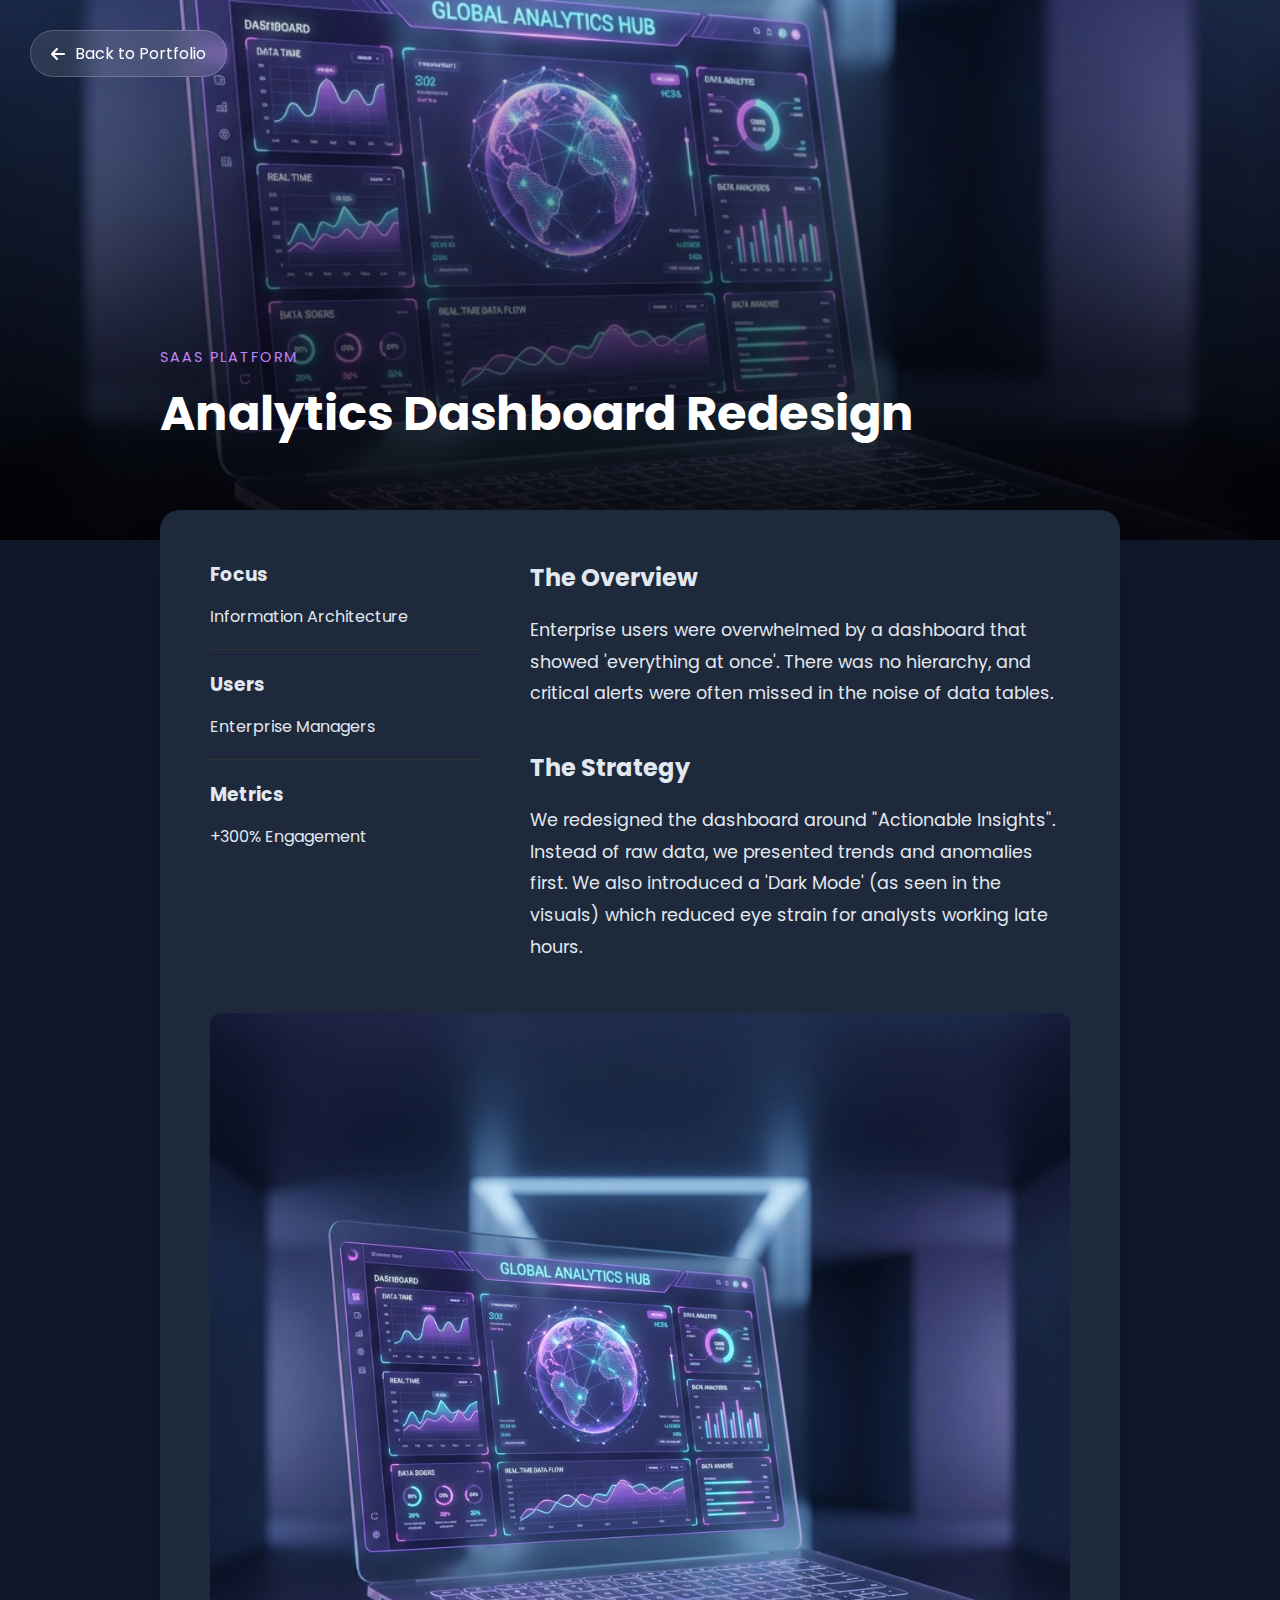
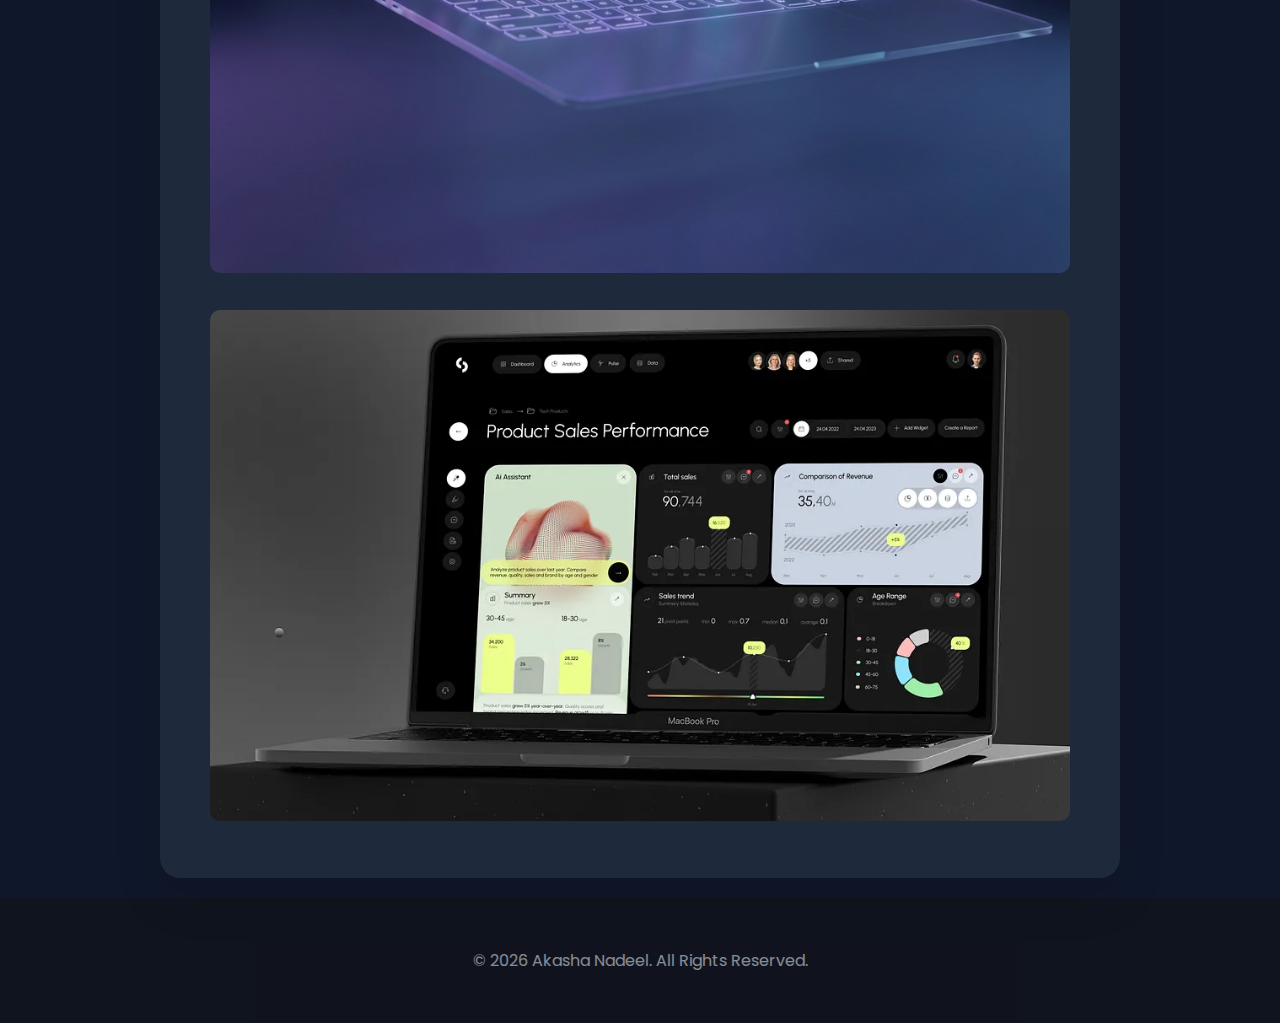
<file: case-analytics.html>
<!DOCTYPE html>
<html lang="en">

<head>
    <meta charset="UTF-8">
    <meta name="viewport" content="width=device-width, initial-scale=1.0">
    <title>Analytics Dashboard - Case Study</title>
    <link rel="apple-touch-icon" sizes="180x180" href="/apple-touch-icon.png">
    <link rel="icon" type="image/png" sizes="32x32" href="/favicon-32x32.png">
    <link rel="icon" type="image/png" sizes="16x16" href="/favicon-16x16.png">
    <link rel="manifest" href="/site.webmanifest">
    <link href="https://fonts.googleapis.com/css2?family=Poppins:wght@400;600;700;800&display=swap" rel="stylesheet">
    <link rel="stylesheet" href="https://cdnjs.cloudflare.com/ajax/libs/font-awesome/6.0.0/css/all.min.css">
    <link rel="stylesheet" href="style.css">
    <style>
        body {
            background-color: #f8f9fa;
            color: #333;
            overflow-x: hidden;
        }

        body.dark-mode {
            background-color: #0f172a;
            color: #fff;
        }

        .cs-hero {
            height: 60vh;
            background: url('analytics-case-study.png') center/cover no-repeat;
            position: relative;
            display: flex;
            align-items: flex-end;
            padding-bottom: 50px;
        }

        .cs-hero::before {
            content: '';
            position: absolute;
            inset: 0;
            background: linear-gradient(to top, rgba(0, 0, 0, 0.9), transparent);
        }

        .cs-container {
            max-width: 1000px;
            margin: 0 auto;
            padding: 20px;
            position: relative;
            z-index: 2;
        }

        .cs-title {
            font-size: 3rem;
            color: #fff;
            margin-bottom: 20px;
        }

        .cs-back-btn {
            position: fixed;
            top: 30px;
            left: 30px;
            background: rgba(255, 255, 255, 0.1);
            -webkit-backdrop-filter: blur(10px);
            backdrop-filter: blur(10px);
            padding: 10px 20px;
            border-radius: 30px;
            color: #fff;
            text-decoration: none;
            z-index: 100;
            display: flex;
            align-items: center;
            gap: 10px;
            transition: 0.3s;
            border: 1px solid rgba(255, 255, 255, 0.2);
        }

        .cs-back-btn:hover {
            background: #fff;
            color: #000;
        }

        .cs-content {
            background: #fff;
            border-radius: 20px;
            padding: 50px;
            margin-top: -50px;
            box-shadow: 0 20px 50px rgba(0, 0, 0, 0.1);
            position: relative;
            z-index: 5;
        }

        body.dark-mode .cs-content {
            background: #1e293b;
            color: #e2e8f0;
        }

        .cs-grid {
            display: grid;
            grid-template-columns: 1fr 2fr;
            gap: 50px;
        }

        @media(max-width: 768px) {
            .cs-grid {
                grid-template-columns: 1fr;
            }

            .cs-title {
                font-size: 2rem;
            }
        }

        .cs-label {
            font-size: 0.9rem;
            text-transform: uppercase;
            letter-spacing: 2px;
            color: #888;
            margin-bottom: 10px;
        }

        .cs-text {
            font-size: 1.1rem;
            line-height: 1.8;
            margin-bottom: 20px;
        }

        .cs-img-full {
            width: 100%;
            border-radius: 10px;
            margin-top: 30px;
        }
    </style>
</head>

<body class="dark-mode">
    <a href="index.html#featured-case-studies" class="cs-back-btn"><i class="fas fa-arrow-left"></i> Back to
        Portfolio</a>

    <header class="cs-hero">
        <div class="cs-container" style="width: 100%;">
            <div class="cs-label" style="color: #c084fc;">SaaS Platform</div>
            <h1 class="cs-title">Analytics Dashboard Redesign</h1>
        </div>
    </header>

    <main class="cs-container">
        <div class="cs-content">
            <div class="cs-grid">
                <div>
                    <h3 style="margin-bottom: 15px;">Focus</h3>
                    <p>Information Architecture</p>
                    <hr style="border: 0; border-top: 1px solid #333; margin: 20px 0;">
                    <h3 style="margin-bottom: 15px;">Users</h3>
                    <p>Enterprise Managers</p>
                    <hr style="border: 0; border-top: 1px solid #333; margin: 20px 0;">
                    <h3 style="margin-bottom: 15px;">Metrics</h3>
                    <p>+300% Engagement</p>
                </div>
                <div>
                    <h2 style="margin-bottom: 20px;">The Overview</h2>
                    <p class="cs-text">
                        Enterprise users were overwhelmed by a dashboard that showed 'everything at once'. There was no
                        hierarchy, and critical alerts were often missed in the noise of data tables.
                    </p>
                    <h2 style="margin-bottom: 20px; margin-top: 40px;">The Strategy</h2>
                    <p class="cs-text">
                        We redesigned the dashboard around "Actionable Insights". Instead of raw data, we presented
                        trends and anomalies first. We also introduced a 'Dark Mode' (as seen in the visuals) which
                        reduced eye strain for analysts working late hours.
                    </p>
                </div>
            </div>

            <img src="analytics-case-study.png" alt="Showcase" class="cs-img-full">
            <img src="analytics-dashboard-final.png" alt="Process" class="cs-img-full">
        </div>
    </main>

    <footer style="text-align: center; padding: 50px; opacity: 0.5;">
        <p>&copy; 2026 Akasha Nadeel. All Rights Reserved.</p>
    </footer>

    <script src="script.js"></script>
</body>

</html>
</file>
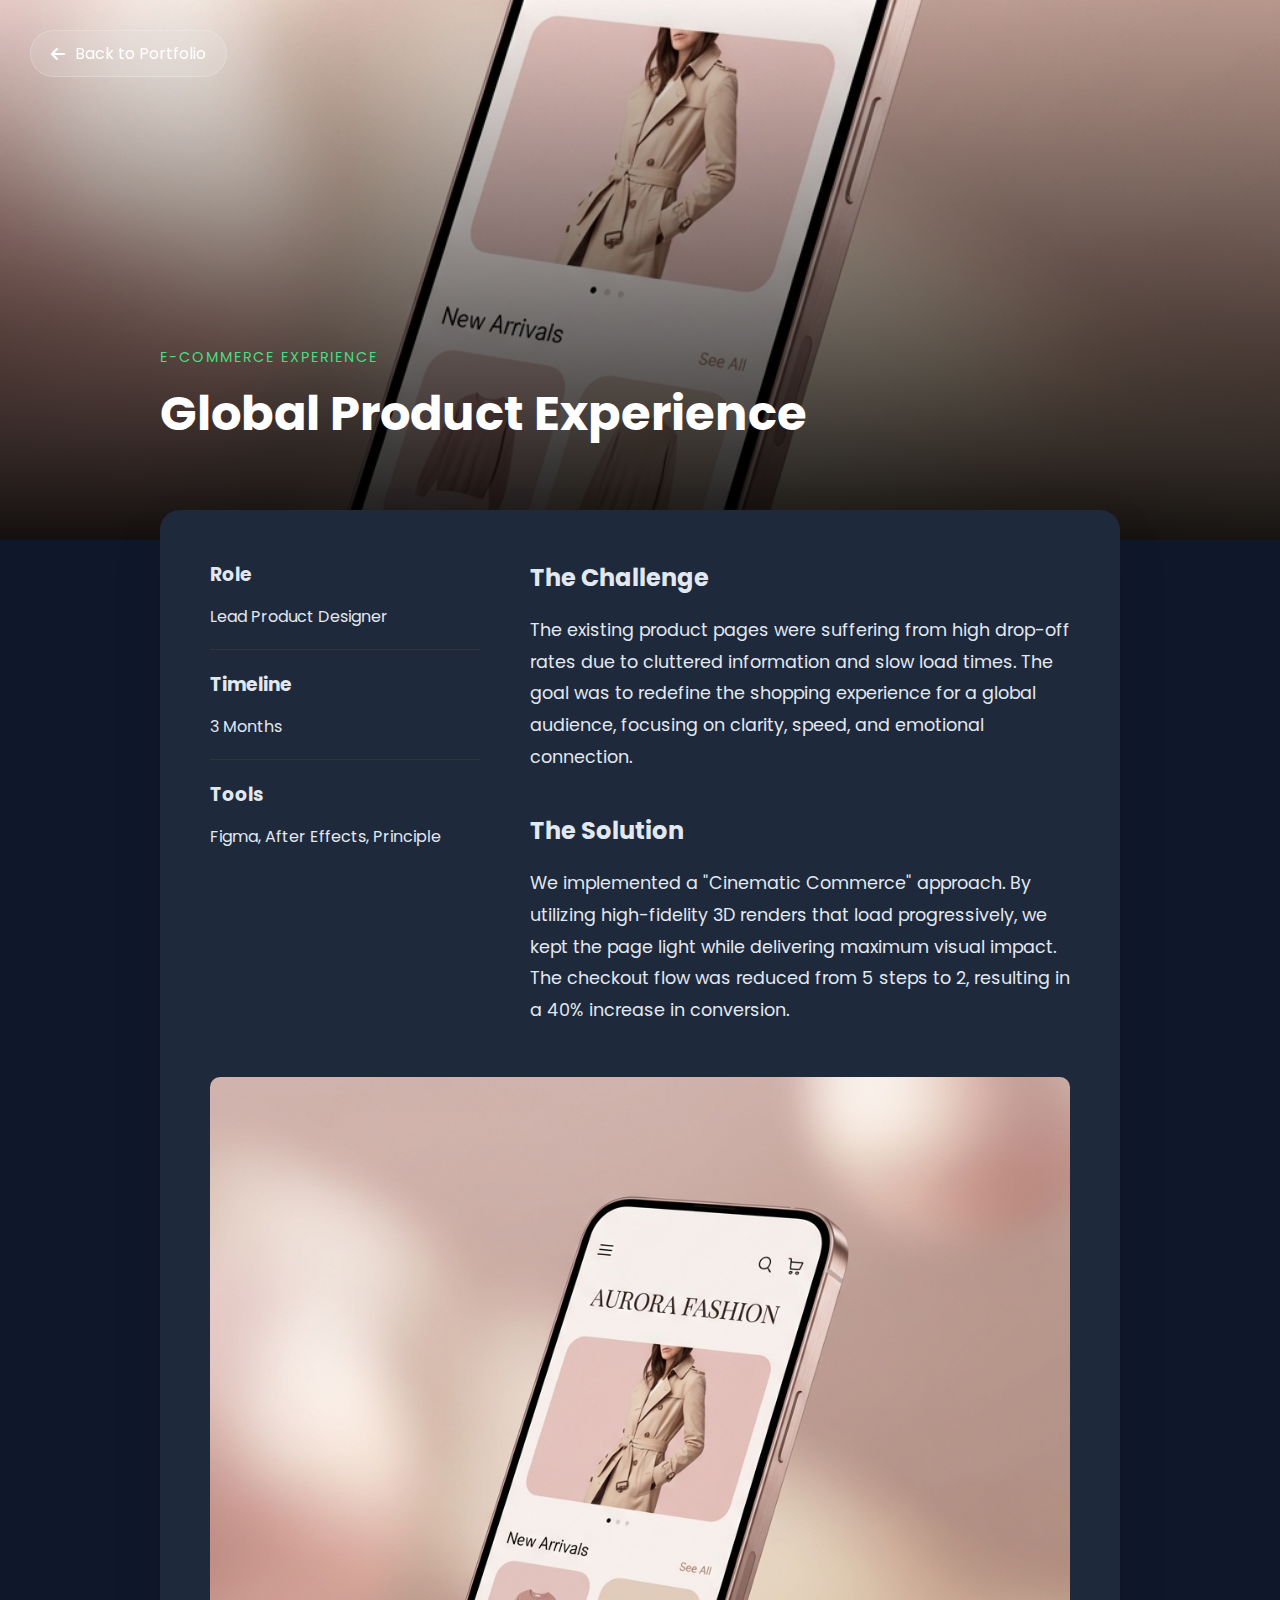
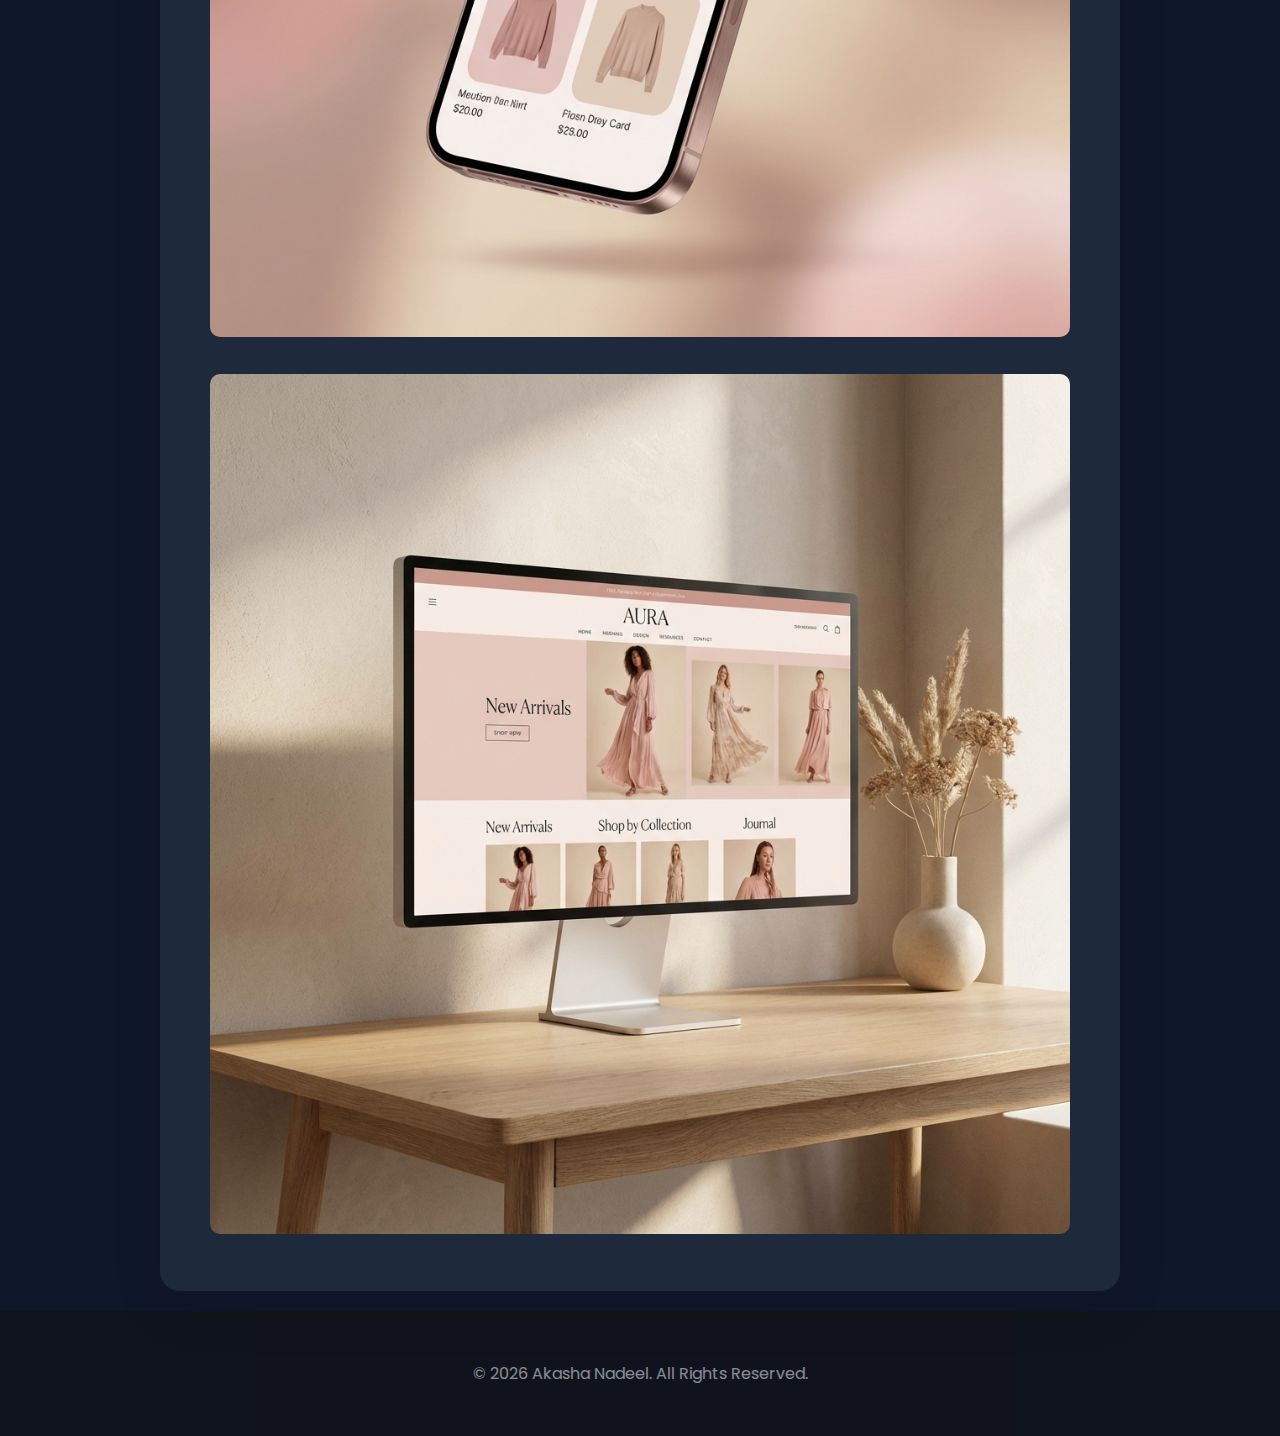
<file: case-ecommerce.html>
<!DOCTYPE html>
<html lang="en">

<head>
    <meta charset="UTF-8">
    <meta name="viewport" content="width=device-width, initial-scale=1.0">
    <title>Global Product Experience - Case Study</title>
    <link rel="apple-touch-icon" sizes="180x180" href="/apple-touch-icon.png">
    <link rel="icon" type="image/png" sizes="32x32" href="/favicon-32x32.png">
    <link rel="icon" type="image/png" sizes="16x16" href="/favicon-16x16.png">
    <link rel="manifest" href="/site.webmanifest">
    <link href="https://fonts.googleapis.com/css2?family=Poppins:wght@400;600;700;800&display=swap" rel="stylesheet">
    <link rel="stylesheet" href="https://cdnjs.cloudflare.com/ajax/libs/font-awesome/6.0.0/css/all.min.css">
    <link rel="stylesheet" href="style.css">
    <style>
        body {
            background-color: #f8f9fa;
            color: #333;
            overflow-x: hidden;
        }

        body.dark-mode {
            background-color: #0f172a;
            color: #fff;
        }

        .cs-hero {
            height: 60vh;
            background: url('ecommerce-case-study.png') center/cover no-repeat;
            position: relative;
            display: flex;
            align-items: flex-end;
            padding-bottom: 50px;
        }

        .cs-hero::before {
            content: '';
            position: absolute;
            inset: 0;
            background: linear-gradient(to top, rgba(0, 0, 0, 0.9), transparent);
        }

        .cs-container {
            max-width: 1000px;
            margin: 0 auto;
            padding: 20px;
            position: relative;
            z-index: 2;
        }

        .cs-title {
            font-size: 3rem;
            color: #fff;
            margin-bottom: 20px;
        }

        .cs-back-btn {
            position: fixed;
            top: 30px;
            left: 30px;
            background: rgba(255, 255, 255, 0.1);
            -webkit-backdrop-filter: blur(10px);
            backdrop-filter: blur(10px);
            padding: 10px 20px;
            border-radius: 30px;
            color: #fff;
            text-decoration: none;
            z-index: 100;
            display: flex;
            align-items: center;
            gap: 10px;
            transition: 0.3s;
            border: 1px solid rgba(255, 255, 255, 0.2);
        }

        .cs-back-btn:hover {
            background: #fff;
            color: #000;
        }

        .cs-content {
            background: #fff;
            border-radius: 20px;
            padding: 50px;
            margin-top: -50px;
            box-shadow: 0 20px 50px rgba(0, 0, 0, 0.1);
            position: relative;
            z-index: 5;
        }

        body.dark-mode .cs-content {
            background: #1e293b;
            color: #e2e8f0;
        }

        .cs-grid {
            display: grid;
            grid-template-columns: 1fr 2fr;
            gap: 50px;
        }

        @media(max-width: 768px) {
            .cs-grid {
                grid-template-columns: 1fr;
            }

            .cs-title {
                font-size: 2rem;
            }
        }

        .cs-label {
            font-size: 0.9rem;
            text-transform: uppercase;
            letter-spacing: 2px;
            color: #888;
            margin-bottom: 10px;
        }

        .cs-text {
            font-size: 1.1rem;
            line-height: 1.8;
            margin-bottom: 20px;
        }

        .cs-img-full {
            width: 100%;
            border-radius: 10px;
            margin-top: 30px;
        }
    </style>
</head>

<body class="dark-mode"> <!-- Defaulting to dark mode match -->
    <a href="index.html#featured-case-studies" class="cs-back-btn"><i class="fas fa-arrow-left"></i> Back to
        Portfolio</a>

    <header class="cs-hero">
        <div class="cs-container" style="width: 100%;">
            <div class="cs-label" style="color: #4ade80;">E-Commerce Experience</div>
            <h1 class="cs-title">Global Product Experience</h1>
        </div>
    </header>

    <main class="cs-container">
        <div class="cs-content">
            <div class="cs-grid">
                <div>
                    <h3 style="margin-bottom: 15px;">Role</h3>
                    <p>Lead Product Designer</p>
                    <hr style="border: 0; border-top: 1px solid #333; margin: 20px 0;">
                    <h3 style="margin-bottom: 15px;">Timeline</h3>
                    <p>3 Months</p>
                    <hr style="border: 0; border-top: 1px solid #333; margin: 20px 0;">
                    <h3 style="margin-bottom: 15px;">Tools</h3>
                    <p>Figma, After Effects, Principle</p>
                </div>
                <div>
                    <h2 style="margin-bottom: 20px;">The Challenge</h2>
                    <p class="cs-text">
                        The existing product pages were suffering from high drop-off rates due to cluttered information
                        and slow load times. The goal was to redefine the shopping experience for a global audience,
                        focusing on clarity, speed, and emotional connection.
                    </p>
                    <h2 style="margin-bottom: 20px; margin-top: 40px;">The Solution</h2>
                    <p class="cs-text">
                        We implemented a "Cinematic Commerce" approach. By utilizing high-fidelity 3D renders that load
                        progressively, we kept the page light while delivering maximum visual impact. The checkout flow
                        was reduced from 5 steps to 2, resulting in a 40% increase in conversion.
                    </p>
                </div>
            </div>

            <img src="ecommerce-case-study.png" alt="Showcase" class="cs-img-full">
            <img src="ecommerce-landscape.png" alt="Process" class="cs-img-full">
        </div>
    </main>

    <footer style="text-align: center; padding: 50px; opacity: 0.5;">
        <p>&copy; 2026 Akasha Nadeel. All Rights Reserved.</p>
    </footer>

    <script src="script.js"></script> <!-- Reusing script for theme check -->
</body>

</html>
</file>
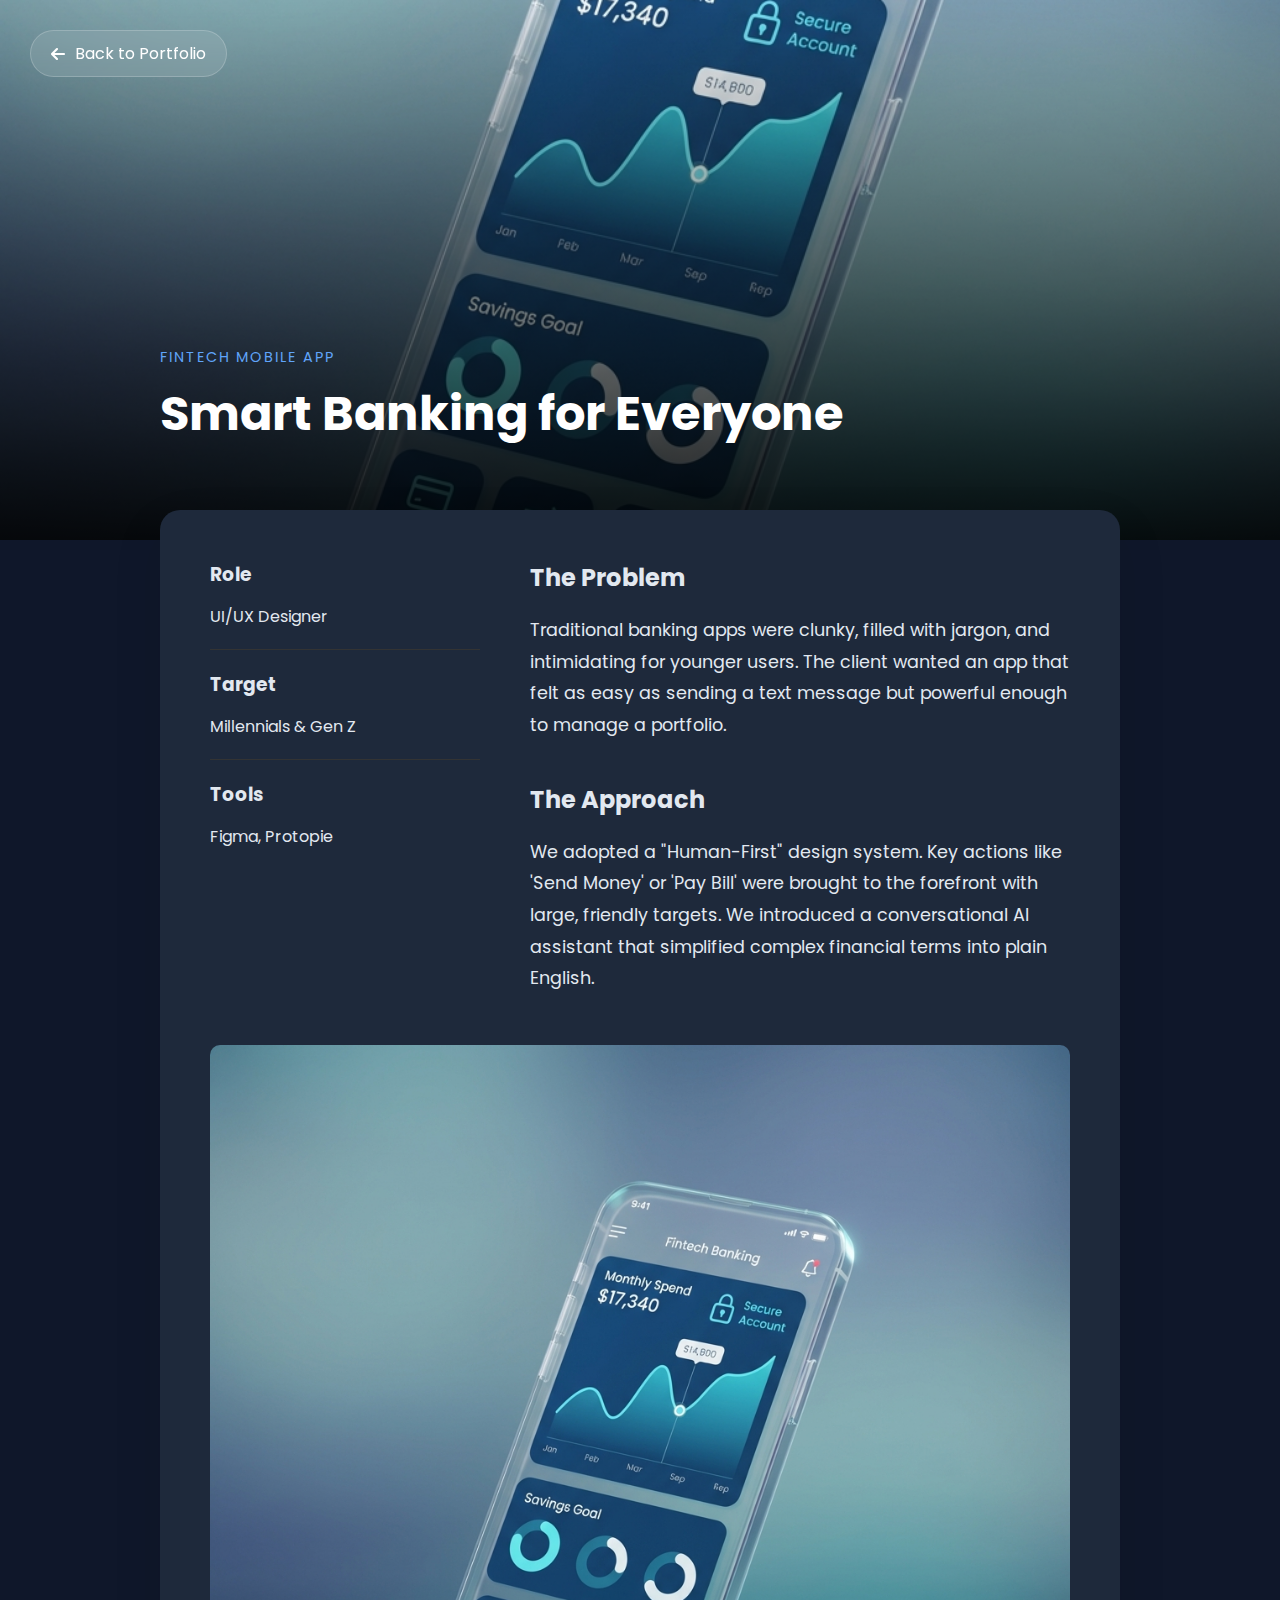
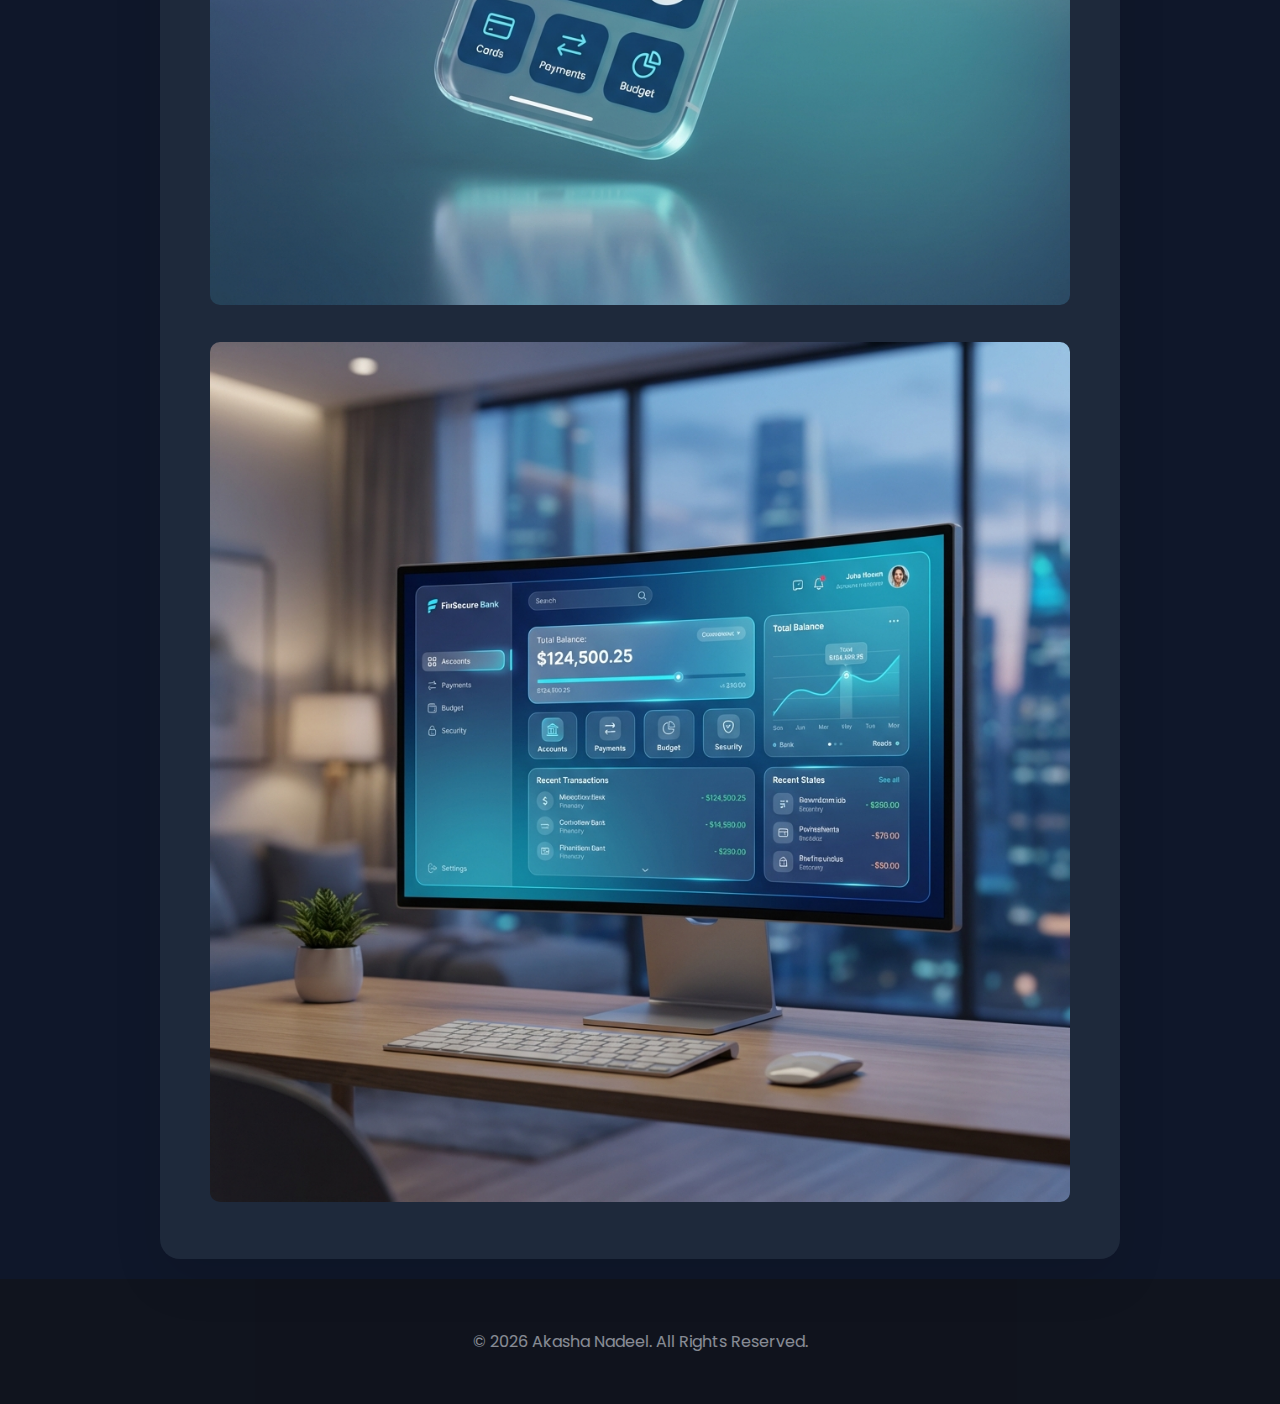
<file: case-fintech.html>
<!DOCTYPE html>
<html lang="en">

<head>
    <meta charset="UTF-8">
    <meta name="viewport" content="width=device-width, initial-scale=1.0">
    <title>Smart Banking - Case Study</title>
    <link rel="apple-touch-icon" sizes="180x180" href="/apple-touch-icon.png">
    <link rel="icon" type="image/png" sizes="32x32" href="/favicon-32x32.png">
    <link rel="icon" type="image/png" sizes="16x16" href="/favicon-16x16.png">
    <link rel="manifest" href="/site.webmanifest">
    <link href="https://fonts.googleapis.com/css2?family=Poppins:wght@400;600;700;800&display=swap" rel="stylesheet">
    <link rel="stylesheet" href="https://cdnjs.cloudflare.com/ajax/libs/font-awesome/6.0.0/css/all.min.css">
    <link rel="stylesheet" href="style.css">
    <style>
        body {
            background-color: #f8f9fa;
            color: #333;
            overflow-x: hidden;
        }

        body.dark-mode {
            background-color: #0f172a;
            color: #fff;
        }

        .cs-hero {
            height: 60vh;
            background: url('fintech-case-study.png') center/cover no-repeat;
            position: relative;
            display: flex;
            align-items: flex-end;
            padding-bottom: 50px;
        }

        .cs-hero::before {
            content: '';
            position: absolute;
            inset: 0;
            background: linear-gradient(to top, rgba(0, 0, 0, 0.9), transparent);
        }

        .cs-container {
            max-width: 1000px;
            margin: 0 auto;
            padding: 20px;
            position: relative;
            z-index: 2;
        }

        .cs-title {
            font-size: 3rem;
            color: #fff;
            margin-bottom: 20px;
        }

        .cs-back-btn {
            position: fixed;
            top: 30px;
            left: 30px;
            background: rgba(255, 255, 255, 0.1);
            -webkit-backdrop-filter: blur(10px);
            backdrop-filter: blur(10px);
            padding: 10px 20px;
            border-radius: 30px;
            color: #fff;
            text-decoration: none;
            z-index: 100;
            display: flex;
            align-items: center;
            gap: 10px;
            transition: 0.3s;
            border: 1px solid rgba(255, 255, 255, 0.2);
        }

        .cs-back-btn:hover {
            background: #fff;
            color: #000;
        }

        .cs-content {
            background: #fff;
            border-radius: 20px;
            padding: 50px;
            margin-top: -50px;
            box-shadow: 0 20px 50px rgba(0, 0, 0, 0.1);
            position: relative;
            z-index: 5;
        }

        body.dark-mode .cs-content {
            background: #1e293b;
            color: #e2e8f0;
        }

        .cs-grid {
            display: grid;
            grid-template-columns: 1fr 2fr;
            gap: 50px;
        }

        @media(max-width: 768px) {
            .cs-grid {
                grid-template-columns: 1fr;
            }

            .cs-title {
                font-size: 2rem;
            }
        }

        .cs-label {
            font-size: 0.9rem;
            text-transform: uppercase;
            letter-spacing: 2px;
            color: #888;
            margin-bottom: 10px;
        }

        .cs-text {
            font-size: 1.1rem;
            line-height: 1.8;
            margin-bottom: 20px;
        }

        .cs-img-full {
            width: 100%;
            border-radius: 10px;
            margin-top: 30px;
        }
    </style>
</head>

<body class="dark-mode">
    <a href="index.html#featured-case-studies" class="cs-back-btn"><i class="fas fa-arrow-left"></i> Back to
        Portfolio</a>

    <header class="cs-hero">
        <div class="cs-container" style="width: 100%;">
            <div class="cs-label" style="color: #60a5fa;">Fintech Mobile App</div>
            <h1 class="cs-title">Smart Banking for Everyone</h1>
        </div>
    </header>

    <main class="cs-container">
        <div class="cs-content">
            <div class="cs-grid">
                <div>
                    <h3 style="margin-bottom: 15px;">Role</h3>
                    <p>UI/UX Designer</p>
                    <hr style="border: 0; border-top: 1px solid #333; margin: 20px 0;">
                    <h3 style="margin-bottom: 15px;">Target</h3>
                    <p>Millennials & Gen Z</p>
                    <hr style="border: 0; border-top: 1px solid #333; margin: 20px 0;">
                    <h3 style="margin-bottom: 15px;">Tools</h3>
                    <p>Figma, Protopie</p>
                </div>
                <div>
                    <h2 style="margin-bottom: 20px;">The Problem</h2>
                    <p class="cs-text">
                        Traditional banking apps were clunky, filled with jargon, and intimidating for younger users.
                        The client wanted an app that felt as easy as sending a text message but powerful enough to
                        manage a portfolio.
                    </p>
                    <h2 style="margin-bottom: 20px; margin-top: 40px;">The Approach</h2>
                    <p class="cs-text">
                        We adopted a "Human-First" design system. Key actions like 'Send Money' or 'Pay Bill' were
                        brought to the forefront with large, friendly targets. We introduced a conversational AI
                        assistant that simplified complex financial terms into plain English.
                    </p>
                </div>
            </div>

            <img src="fintech-case-study.png" alt="Showcase" class="cs-img-full">
            <img src="fintech-landscape.png" alt="Process" class="cs-img-full">
        </div>
    </main>

    <footer style="text-align: center; padding: 50px; opacity: 0.5;">
        <p>&copy; 2026 Akasha Nadeel. All Rights Reserved.</p>
    </footer>

    <script src="script.js"></script>
</body>

</html>
</file>
<file: style.css>
/* --- Variables & Themes --- */
:root {
    --bg-color: #E8EAF6;
    --text-white: #ffffff;
    --text-blue: #0A4D9C;
    --blur-bg: rgba(255, 255, 255, 0.34);
    --font-main: 'Poppins', sans-serif;
    --transition: 0.4s cubic-bezier(0.4, 0, 0.2, 1);
    --section-bg-1: #ffffff;
    --section-bg-2: #E8EAF6;
}

body.dark-mode {
    --bg-color: #1e1e1e;
    --section-bg-1: #181818;
    --section-bg-2: #1a1a1a;
    --card-bg: #323232;
    --text-primary: #e0e0e0;
    --accent-brown: #5e5e5e;
    --text-white: #ffffffc5;
    --text-blue: #161616;
    --blur-bg: rgba(136, 136, 136, 0.676);
}

/* Smooth Theme Transition Class */
.changing-theme,
.changing-theme * {
    transition: background-color 0.4s ease, color 0.4s ease, border-color 0.4s ease, box-shadow 0.4s ease !important;
}

/* --- Base Styles --- */
* {
    margin: 0;
    padding: 0;
    box-sizing: border-box;
}




/* --- Lenis Recommended CSS --- */
html.lenis {
    height: auto;
}

.lenis.lenis-smooth {
    scroll-behavior: auto;
}

.lenis.lenis-smooth [data-lenis-prevent] {
    overscroll-behavior: contain;
}

.lenis.lenis-stopped {
    overflow: hidden;
}

.lenis.lenis-scrolling iframe {
    pointer-events: none;
}

/* Update Body for Lenis (Allow Lenis to handle scroll) */
body {
    background-color: var(--bg-color);
    font-family: var(--font-main);
    color: var(--text-white);
    transition: background-color var(--transition);
    width: 100%;
    margin: 0;
    overflow-x: hidden;
}

html {
    width: 100%;
    overflow-x: hidden;
}

/* Main wrapper - removing fixed height/overflow for Lenis */
.perspective-container {
    width: 100%;
    overflow: visible;
}

/* Scrollbar */
::-webkit-scrollbar {
    width: 10px;
}

::-webkit-scrollbar-track {
    background: var(--bg-color);
}

::-webkit-scrollbar-thumb {
    background: var(--text-blue);
    border-radius: 5px;
}

/* --- Components: Buttons & Toggles --- */
.theme-toggle-btn {
    position: relative;
    width: 35px;
    height: 35px;
    border-radius: 50%;
    background: transparent;
    color: var(--text-blue);
    border: 2px solid var(--text-blue);
    cursor: pointer;
    z-index: 10;
    display: flex;
    align-items: center;
    justify-content: center;
    font-size: 15px;
    transition: var(--transition);
    margin-right: 15px;
}

body.dark-mode .theme-toggle-btn {
    color: #fff;
    border-color: #fff;
}

.theme-toggle-btn:hover {
    transform: scale(1.1) rotate(15deg);
}

/* --- Buttons with Holographic Shine --- */
.btn {
    display: inline-block;
    padding: 12px 35px;
    border-radius: 50px;
    text-decoration: none;
    font-weight: 600;
    position: relative;
    overflow: hidden;
    z-index: 1;
    transition: 0.4s ease;
    cursor: pointer;
    border: 2px solid transparent;
}

/* Primary Button (Blue) */
.btn-primary {
    background-color: var(--text-blue);
    color: #fff;
    border-color: var(--text-blue);
    box-shadow: 0 5px 15px rgba(0, 0, 0, 0.2);
}

.btn-primary::after {
    /* Shine Layer */
    content: '';
    position: absolute;
    top: -50%;
    left: -50%;
    width: 200%;
    height: 200%;
    background: linear-gradient(0deg, transparent, transparent 30%, rgba(255, 255, 255, 0.4));
    transform: rotate(-45deg);
    transition: all 0.5s ease;
    opacity: 0;
    pointer-events: none;
    z-index: 2;
}

.btn-primary:hover::after {
    opacity: 1;
    transform: rotate(-45deg) translateY(100%);
}

.btn-primary:hover {
    transform: translateY(-5px);
    box-shadow: 0 0 20px rgba(10, 77, 156, 0.6);
}

body.dark-mode .btn-primary:hover {
    box-shadow: 0 0 20px rgba(0, 0, 0, 0.8);
    border-color: #000;
    color: #fff;
}

/* Light Button (White - Contact Me) */
.btn-light {
    background-color: #ffffff;
    color: #0A4D9C;
    border-color: #ffffff;
    box-shadow: 0 5px 15px rgba(0, 0, 0, 0.1);
}

.btn-light::after {
    /* Shine Layer */
    content: '';
    position: absolute;
    top: -50%;
    left: -50%;
    width: 200%;
    height: 200%;
    /* Subtle dark shine for visibility on white */
    background: linear-gradient(0deg, transparent, transparent 30%, rgba(0, 0, 0, 0.08));
    transform: rotate(-45deg);
    transition: all 0.5s ease;
    opacity: 0;
    pointer-events: none;
    z-index: 2;
}

.btn-light:hover::after {
    opacity: 1;
    transform: rotate(-45deg) translateY(100%);
}

.btn-light:hover {
    transform: translateY(-5px);
    box-shadow: 0 0 20px rgba(255, 255, 255, 0.8);
    color: #0A4D9C;
}

body.dark-mode .btn-light {
    background-color: #ffffff;
    color: #1a1a1a;
    box-shadow: 0 5px 15px rgba(0, 0, 0, 0.5);
}

body.dark-mode .btn-light:hover {
    box-shadow: 0 0 20px rgba(255, 255, 255, 0.6);
    color: #000;
}

/* Download CV Button */
/* My Services Button (Formerly CV Button) */
.cv-btn {
    background-color: #023e8a;
    color: #fff;
    border: none;
    padding: 10px 25px;
    border-radius: 30px;
    font-weight: 700;
    cursor: pointer;
    display: flex;
    align-items: center;
    gap: 8px;
    transition: var(--transition);
    font-size: 0.9rem;
    text-decoration: none;
}

.cv-btn:hover {
    transform: translateY(-2px);
    box-shadow: 0 0 20px rgba(2, 62, 138, 0.6);
}

body.dark-mode .cv-btn {
    background-color: #000;
    color: #fff;
}

@keyframes pulse-glow {
    0% {
        box-shadow: 0 0 0 0 rgba(2, 62, 138, 0.7);
    }

    70% {
        box-shadow: 0 0 0 10px rgba(2, 62, 138, 0);
    }

    100% {
        box-shadow: 0 0 0 0 rgba(2, 62, 138, 0);
    }
}

@keyframes pulse-glow-white {
    0% {
        box-shadow: 0 0 0 0 rgba(255, 255, 255, 0.4);
    }

    70% {
        box-shadow: 0 0 0 10px rgba(255, 255, 255, 0);
    }

    100% {
        box-shadow: 0 0 0 0 rgba(255, 255, 255, 0);
    }
}

/* --- Navbar --- */
.navbar {
    display: flex;
    justify-content: space-between;
    align-items: center;
    padding: 10px 20px;
    position: absolute;
    top: -100px;
    left: 50%;
    transform: translateX(-50%);
    width: 95%;
    max-width: 1400px;
    z-index: 1000;
    opacity: 0;
    transition: top 0.8s cubic-bezier(0.19, 1, 0.22, 1), opacity 0.8s;
    background: transparent;
    border-radius: 100px;
}

body.loaded .navbar {
    top: 10px;
    opacity: 1;
}

.navbar.scrolled .nav-links a.k,
.navbar.scrolled .logo-sub,
.navbar.scrolled .theme-toggle-btn {
    color: #fff !important;
    border-color: #fff;
}

body.dark-mode .navbar.scrolled {
    background: rgba(15, 23, 42, 0.6);
    border-color: rgba(255, 255, 255, 0.05);
}

.logo {
    text-decoration: none;
    display: flex;
    align-items: baseline;
    font-weight: 900;
    font-size: 32px;
    color: var(--text-blue);
    letter-spacing: -3px;
    z-index: 10;
}

.logo-char {
    display: inline-block;
    transition: transform 0.4s, color 0.3s;
}

.logo-char:nth-child(2) {
    color: #fff;
}

.logo-dot {
    color: #00c6ff;
    font-size: 40px;
    margin-left: 4px;
    transition: 0.4s;
}

.logo:hover .logo-char:nth-child(1) {
    transform: translateY(-4px) rotate(-3deg);
    color: #2b70c9;
}

.logo:hover .logo-dot {
    color: #0072ff;
    transform: scale(1.3);
}

body.dark-mode .logo {
    color: #fff;
}

body.dark-mode .logo .logo-char:nth-child(1) {
    color: #181818;
}

body.dark-mode .logo:hover .logo-char {
    color: #e0e0e0;
}

body.dark-mode .logo-dot {
    color: #808080;
}

body.dark-mode .logo:hover .logo-dot {
    color: #fff;
}

.nav-links {
    list-style: none;
    display: flex;
    gap: 30px;
}

.nav-links a.k {
    text-decoration: none;
    color: var(--text-blue);
    font-weight: 600;
    font-size: 19px;
    position: relative;
    padding-bottom: 5px;
    transition: var(--transition);
}

.nav-links a.k::after {
    content: '';
    position: absolute;
    width: 0;
    height: 2px;
    bottom: 0;
    left: 0;
    background-color: var(--text-blue);
    transition: width 0.3s ease;
}

.nav-links a.k:hover::after {
    width: 100%;
}

.nav-links a.k:hover {
    color: var(--text-white);
}

body.dark-mode .nav-links a.k {
    color: #000;
}

body.dark-mode .nav-links a.k:hover {
    color: #fff;
}

body.dark-mode .nav-links a.k::after {
    background-color: #ffffff;
}

.nav-btn-container {
    display: flex;
    align-items: center;
    gap: 15px;
}

/* --- Hero Section --- */
.hero-section {
    height: 100vh;
    display: flex;
    align-items: flex-end;
    position: relative;
    /* overflow: hidden; Removed for 3D parallax to render outside if needed, though strictly clipped by container usually */
    z-index: 1;
    transform-style: preserve-3d;
}

.hero-section::before {
    content: '';
    position: absolute;
    top: -10%;
    left: 0;
    width: 100%;
    height: 120%;
    background-image: var(--hero-bg, url('hero-image.png'));
    background-size: cover;
    background-position: center;
    background-repeat: no-repeat;
    transition: background-image 0.5s ease;
    z-index: -1;
    opacity: 0;
    will-change: transform;
    transform: translateY(var(--hero-y, 0px));
}

body.loaded .hero-section::before {
    animation: heroBgReveal 3s cubic-bezier(0.22, 1, 0.36, 1) forwards;
}

@keyframes heroBgReveal {
    to {
        opacity: 1;
    }
}

.bg-text-container {
    position: absolute;
    top: 25%;
    left: 6%;
    z-index: 1;
    pointer-events: none;
}

.typing-box {
    display: flex;
    flex-direction: column;
    cursor: pointer;
    pointer-events: auto;
}

.line-1,
.line-2 {
    font-family: var(--font-main);
    font-weight: 700;
    line-height: 0.85;
    display: block;
    transition: transform 1.1s, color var(--transition);
    overflow: hidden;
    white-space: nowrap;
    width: 0;
}

.line-1 {
    color: var(--text-white);
    font-size: 6rem;
}

.line-2 {
    color: var(--text-blue);
    font-size: 7rem;
    border-right: 4px solid var(--text-blue);
}

body.loaded .line-1 {
    animation: typing 1.2s steps(10, end) forwards;
    animation-delay: 0.2s;
}

body.loaded .line-2 {
    animation: typing 1.2s steps(10, end) forwards, blink-caret 0.75s infinite;
    animation-delay: 1.4s;
}

@keyframes typing {
    to {
        width: 100%;
    }
}

@keyframes blink-caret {
    50% {
        border-color: inherit;
    }
}

.typing-box:hover .line-1 {
    transform: translateX(40px);
    color: var(--text-blue);
}

.typing-box:hover .line-2 {
    transform: translateX(-20px);
    color: var(--text-white);
    border-right: none;
}

.hero-roles {
    font-size: 1.25rem;
    font-weight: 500;
    margin-top: 25px;
    color: var(--text-blue);
    display: inline-block;
    opacity: 0;
    transform: translateY(20px);
    transition: 0.4s ease;
}

body.loaded .hero-roles {
    animation: fadeInUp 0.8s ease forwards;
    animation-delay: 2.8s;
}

body.dark-mode .hero-roles {
    color: #ffffff8f;
}

.content-grid {
    display: grid;
    grid-template-columns: 1fr 1fr 1fr;
    width: 95%;
    margin: 0 auto;
    height: 100%;
    align-items: end;
}

.col-left,
.col-right {
    display: flex;
    flex-direction: column;
    justify-content: flex-end;
    padding-bottom: 50px;
}

.col-right {
    align-items: flex-end;
}

/* Social Icons */
.main-social {
    display: flex;
    list-style: none;
    opacity: 0;
    transform: translateY(20px);
}

body.loaded .main-social {
    transition: 0.8s ease 3s;
    opacity: 1;
    transform: translateY(0);
}

.main-social li a {
    width: 55px;
    height: 55px;
    background: #fff;
    text-align: center;
    line-height: 55px;
    font-size: 22px;
    margin-right: 15px;
    display: block;
    border-radius: 50%;
    position: relative;
    overflow: hidden;
}

.main-social li a .icon {
    color: #0A4D9C;
    position: relative;
    z-index: 3;
    transition: 1s;
}

body.dark-mode .main-social li a .icon {
    color: #000;
}

.main-social li a:hover .icon {
    color: #fff;
    transform: rotateY(360deg);
}

.main-social li a:before {
    content: "";
    position: absolute;
    top: 100%;
    left: 0;
    width: 100%;
    height: 100%;
    transition: .5s;
    z-index: 2;
}

.main-social li a:hover:before {
    top: 0;
}

.main-social li:nth-child(1) a:before {
    background: #3b5999;
}

.main-social li:nth-child(2) a:before {
    background: #0077b5;
}

.main-social li:nth-child(3) a:before {
    background: #dd4b39;
}

/* Stats & Animations */
.content-anim-wrapper {
    height: 40px;
    overflow: hidden;
    font-family: 'Lato', sans-serif;
    font-size: 35px;
    color: var(--text-blue);
    margin-bottom: 50px;
    opacity: 0;
    transform: translateY(20px);
}

body.loaded .content-anim-wrapper {
    transition: 0.8s ease 3.2s;
    opacity: 1;
    transform: translateY(0);
}

.content__container {
    font-weight: 600;
    display: flex;
    position: relative;
    overflow: hidden;
    height: 40px;
    padding: 0 40px;
}

.content__container:before {
    content: '[';
    position: absolute;
    left: 0;
    color: var(--text-white);
    font-size: 42px;
}

.content__container:after {
    content: ']';
    position: absolute;
    right: 0;
    color: var(--text-white);
    font-size: 42px;
}

body.dark-mode .content__container:before,
body.dark-mode .content__container:after {
    color: #fff;
}

.content__container__list {
    list-style: none;
    animation: change 6s infinite;
    color: white;
    padding-left: 10px;
    text-align: left;
}

body.dark-mode .content__container__list {
    color: #d4a276;
    opacity: 0.8;
}

.content__container__list__item {
    line-height: 40px;
    height: 40px;
    margin: 0;
}

@keyframes change {

    0%,
    25% {
        transform: translate3d(0, 0, 0);
    }

    33%,
    58% {
        transform: translate3d(0, -40px, 0);
    }

    66%,
    91% {
        transform: translate3d(0, -80px, 0);
    }

    100% {
        transform: translate3d(0, 0, 0);
    }
}

.cta-group {
    display: flex;
    gap: 15px;
    margin-bottom: 30px;
    opacity: 0;
    transform: translateY(20px);
}

.cta-group .btn {
    min-width: 145px;
    padding: 12px 15px;
    text-align: center;
}

body.loaded .cta-group {
    transition: 0.8s ease 3.4s;
    opacity: 1;
    transform: translateY(0);
}

.stats {
    display: flex;
    gap: 15px;
    background: var(--blur-bg);
    backdrop-filter: blur(20px);
    border: 2px solid rgba(255, 255, 255, 0.1);
    padding: 15px 20px;
    border-radius: 20px;
    color: var(--text-blue);
    opacity: 0;
    transform: translateY(20px);
    width: fit-content;
}

body.loaded .stats {
    animation: fadeInUp 0.8s ease forwards;
    animation-delay: 3.6s;
    transition: transform 0.4s, box-shadow 0.4s;
}

.stats:hover {
    transform: translateY(-10px) scale(1.02);
    box-shadow: 0 15px 30px rgba(0, 0, 0, 0.15);
}

.stat-item strong {
    font-size: 55px;
}

@keyframes fadeInUp {
    to {
        opacity: 1;
        transform: translateY(0);
    }
}

/* --- Sections Common --- */
section:not(.hero-section) {
    padding: 100px 10%;
    position: relative;
}

.section-title {
    font-size: 3.5rem;
    color: var(--text-blue);
    margin-bottom: 60px;
    text-align: center;
    font-weight: 800;
    opacity: 0;
    transform: translateY(30px);
    transition: 0.8s ease;
}

.section-title.visible {
    opacity: 1;
    transform: translateY(0);
}

body.dark-mode .section-title {
    color: #fff;
}

.title-highlight {
    color: #4e5979;
}

body.dark-mode .title-highlight {
    color: #7f5539;
}

/* --- About Section --- */
#about {
    background-color: #E8EAF6;
    padding: 100px 5% 100px;
    width: 100%;
    min-height: 90vh;
    display: flex;
    align-items: center;
    position: relative;
    z-index: 2;
    /* Ensure it scrolls OVER the hero */
}

body.dark-mode #about {
    background-color: var(--bg-color);
    /* Make opaque to cover image */
}

.about-redesign-container {
    border-top: 1px solid rgba(0, 0, 0, 0.1);
    padding-top: 40px;
    display: grid;
    grid-template-columns: 35% 65%;
    gap: 40px;
}

body.dark-mode .about-redesign-container {
    border-top: 1px solid rgba(255, 255, 255, 0.2);
}

.about-header-info {
    grid-column: 1 / -1;
    display: flex;
    justify-content: space-between;
    color: #666;
    margin-bottom: 60px;
}

body.dark-mode .about-header-info {
    color: #aeaeae;
}

.about-big-title {
    font-size: 6rem;
    line-height: 0.9;
    color: var(--text-blue);
    text-transform: uppercase;
    margin-top: 30px;
}

body.dark-mode .about-big-title {
    color: #fff;
}

.about-anim-char {
    display: inline-block;
    animation: autoJump 3s infinite;
}

@keyframes autoJump {

    0%,
    80%,
    100% {
        transform: translateY(0) scale(1, 1);
    }

    85% {
        transform: scale(1.1, 0.85);
    }

    88% {
        transform: translateY(-25px) scale(0.9, 1.1);
    }

    92% {
        transform: translateY(0) scale(1.05, 0.95);
    }

    95% {
        transform: translateY(-5px) scale(0.98, 1.02);
    }
}

.about-text-paras {
    font-size: 1.15rem;
    line-height: 1.6;
    color: #333;
    max-width: 800px;
}

body.dark-mode .about-text-paras {
    color: #d1d1d1;
}

.skill-tag {
    background: rgba(10, 77, 156, 0.1);
    color: var(--text-blue);
    padding: 8px 16px;
    border-radius: 20px;
    font-size: 0.9rem;
    font-weight: 600;
    display: inline-block;
    margin: 5px;
}

body.dark-mode .skill-tag {
    background: #494949;
    color: #DADADA;
}

/* --- Bento Grid Projects Section --- */
.bento-section {
    padding: 100px 5%;
    width: 100%;
    background-color: #E8EAF6;
}

.bento-section>* {
    max-width: 1400px;
    margin-left: auto;
    margin-right: auto;
}

body.dark-mode .bento-section {
    background-color: #181818;
}

.bento-grid {
    display: grid;
    grid-template-columns: repeat(3, 1fr);
    grid-auto-rows: 300px;
    gap: 20px;
    width: 100%;
}

.bento-card {
    background: #f5f5f7;
    border-radius: 20px;
    padding: 30px;
    position: relative;
    overflow: hidden;
    display: flex;
    transition: transform 0.3s cubic-bezier(0.34, 1.56, 0.64, 1), box-shadow 0.3s ease !important;
    flex-direction: column;
    justify-content: space-between;
    text-decoration: none;
    color: #333;
    border: 1px solid rgba(0, 0, 0, 0.05);
    box-shadow: 0 20px 50px rgba(10, 77, 156, 0.4);
}

body.dark-mode .bento-card {
    background: #1e1e1e;
    border: 1px solid rgba(255, 255, 255, 0.05);
    color: #fff;
    box-shadow: 0 25px 50px rgba(0, 0, 0, 0.5);
}

body.dark-mode .bento-card:hover {
    box-shadow: 0 40px 80px rgba(203, 110, 52, 0.5);
}

.bento-card:hover {
    transform: translateY(-5px) scale(1.02) !important;
    box-shadow: 0 25px 60px rgba(10, 77, 156, 0.5);
    z-index: 2;
    cursor: pointer;
    transition-delay: 0s !important;
}

.span-2 {
    grid-column: span 2;
}

.span-3 {
    grid-column: span 3;
}

.row-span-2 {
    grid-row: span 2;
}

/* Styles */
.bento-dark {
    background: #111;
    color: #fff;
}

.bento-dark .bento-desc {
    opacity: 0.7;
    color: #ccc;
}

.bento-dark .bento-subtitle {
    color: #888;
}

.bento-gradient-1 {
    background: linear-gradient(135deg, #1e3c72 0%, #2a5298 100%);
    color: #fff;
}

.bento-gradient-2 {
    background: linear-gradient(135deg, #34e89e 0%, #0f3443 100%);
    color: #fff;
}

.bento-gradient-3 {
    background: linear-gradient(135deg, #fc00ff 0%, #00dbde 100%);
    color: #fff;
}

.bento-title {
    font-size: 1.8rem;
    font-weight: 700;
    margin-bottom: 10px;
    line-height: 1.1;
}

.bento-subtitle {
    font-size: 0.85rem;
    font-weight: 700;
    letter-spacing: 1px;
    text-transform: uppercase;
    margin-bottom: 10px;
    opacity: 0.6;
}

.bento-desc {
    font-size: 1rem;
    opacity: 0.9;
}

.bento-tech-grid {
    display: grid;
    grid-template-columns: repeat(3, 1fr);
    gap: 15px;
    place-items: center;
    height: 100%;
}

.bento-tech-grid i {
    font-size: 2.5rem;
    color: #333;
    transition: 0.3s;
}

.bento-tech-grid i:hover {
    transform: scale(1.2);
    color: var(--text-blue);
}

body.dark-mode .bento-tech-grid i {
    color: #fff;
}

@media (max-width: 900px) {
    .bento-grid {
        grid-template-columns: 1fr;
        grid-auto-rows: auto;
    }

    .span-2,
    .span-3,
    .row-span-2 {
        grid-column: span 1;
        grid-row: span 1;
    }

    .bento-card {
        min-height: 250px;
    }
}

/* --- Slider Section --- */
.slider-section {
    padding: 60px 5%;
    max-width: 1400px;
    margin: 0 auto;
    position: relative;
}

.slider-container {
    position: relative;
    width: 100%;
    margin-top: 20px;
    border-radius: 20px;
    overflow: hidden;
    background: #fff;
    box-shadow: 0 20px 50px rgba(10, 77, 156, 0.4);
}

body.dark-mode .slider-container {
    background: #1e1e1e;
    box-shadow: 0 40px 80px rgba(0, 0, 0, 0.5);
}

body.dark-mode .slider-container:hover {
    box-shadow: 0 40px 80px rgba(203, 110, 52, 0.5) !important;
}

body.dark-mode .slider-section {
    background-color: #181818;
}

.slider-wrapper {
    display: flex;
    transition: transform 0.6s cubic-bezier(0.65, 0, 0.35, 1);
    width: 100%;
}

.slider-container:hover {
    transform: translateY(-5px) scale(1.02) !important;
    box-shadow: 0 25px 60px rgba(10, 77, 156, 0.5);
    transition: transform 0.3s cubic-bezier(0.34, 1.56, 0.64, 1), box-shadow 0.3s ease !important;
    transition-delay: 0s !important;
}

.slide-item {
    width: 100%;
    flex-shrink: 0;
    display: grid;
    grid-template-columns: 40% 60%;
    align-items: center;
    height: 550px;
    background: #F8F5F2;
    position: relative;
    /* Ensure relative for absolute children */
}

/* Pause Button */
.slide-pause-btn {
    position: absolute;
    top: 20px;
    right: 20px;
    z-index: 10;
    background: rgba(255, 255, 255, 0.7);
    border: none;
    border-radius: 50%;
    width: 40px;
    height: 40px;
    display: flex;
    align-items: center;
    justify-content: center;
    cursor: pointer;
    backdrop-filter: blur(5px);
    transition: 0.3s;
    color: #333;
    font-size: 1rem;
    box-shadow: 0 4px 6px rgba(0, 0, 0, 0.1);
}

.slide-pause-btn:hover {
    background: rgba(255, 255, 255, 1);
    transform: scale(1.1);
}

body.dark-mode .slide-pause-btn {
    background: rgba(0, 0, 0, 0.5);
    color: #fff;
}

body.dark-mode .slide-pause-btn:hover {
    background: rgba(0, 0, 0, 0.8);
}

/* Match Pause Button to Slide Theme */
.slide-1 .slide-pause-btn,
.slide-2 .slide-pause-btn {
    background: #000;
    color: #fff;
    opacity: 0.8;
}

.slide-1 .slide-pause-btn:hover,
.slide-2 .slide-pause-btn:hover {
    background: #000;
    opacity: 1;
    transform: scale(1.1);
}

.slide-3 .slide-pause-btn {
    background: #fff;
    color: #000;
    opacity: 0.8;
}

.slide-3 .slide-pause-btn:hover {
    background: #fff;
    opacity: 1;
    transform: scale(1.1);
}

.slide-1 {
    background: url('global-product.jpg');
    background-size: cover;
    background-position: center;
    background-repeat: no-repeat;
    position: relative;
    color: #333;
    /* Default text color for visibility on light image */
}

/* Ensure text is readable - optional overlay */
.slide-1::before {
    content: '';
    position: absolute;
    top: 0;
    left: 0;
    width: 100%;
    height: 100%;
    background: rgba(255, 255, 255, 0.4);
    /* Light overlay since image is light */
    z-index: 1;
}



/* Slide 1 Green Accent for Global Product */
.slide-1 .slide-title,
body.dark-mode .slide-1 .slide-title {
    color: #5C6F2B;
}

/* Custom Button for Slide 1 */
.slide-1 .btn {
    border: none !important;
}

.slide-1 .btn:hover {
    box-shadow: 0 0 30px #5C6F2B !important;
    transform: translateY(-5px);
}

.slide-2 {
    background: url('smart-banking-new.jpg');
    background-size: cover;
    background-position: center;
    background-repeat: no-repeat;
    position: relative;
    color: #333;
    /* Dark text for white background image */
}

.slide-2::before {
    content: '';
    position: absolute;
    top: 0;
    left: 0;
    width: 100%;
    height: 100%;
    background: rgba(255, 255, 255, 0.1);
    /* Very subtle light overlay */
    z-index: 1;
}





/* Slide 2 Orange Accent for Smart Banking */
.slide-2 .slide-title,
body.dark-mode .slide-2 .slide-title {
    color: #FF6D1F;
}

/* Custom Button for Slide 2 */
.slide-2 .btn {
    border: none !important;
}

.slide-2 .btn:hover {
    box-shadow: 0 0 30px #FF6D1F !important;
    transform: translateY(-5px);
}

.slide-3 {
    background: url('analytics-dashboard-final.png');
    background-size: 130%;
    /* Zoomed in more */
    background-position: 1% center;
    /* Moved image further right */
    background-repeat: no-repeat;
    position: relative;
    color: #fff;
}

.slide-3::before {
    content: '';
    position: absolute;
    top: 0;
    left: 0;
    width: 100%;
    height: 100%;
    background: rgba(0, 0, 0, 0.3);
    /* Lighter overlay to show more of the image */
    z-index: 1;
}

/* Slide 3 Yellow Accent for Analytics Dashboard Redesign */
.slide-3 .slide-title,
body.dark-mode .slide-3 .slide-title {
    color: #FFD41D;
}

/* Custom Button for Slide 3 */
.slide-3 .btn {
    border: none !important;
}

.slide-3 .btn:hover {
    box-shadow: 0 0 30px #FFD41D !important;
    transform: translateY(-5px);
}

body.dark-mode .slide-item {
    background-color: #252525ba;
}



.slide-content {
    padding: 60px;
    z-index: 2;
}

.slide-title {
    font-size: 2.8rem;
    font-weight: 700;
    margin-bottom: 20px;
    color: #111;
}



.slide-desc {
    font-size: 1rem;
    opacity: 0.8;
    max-width: 450px;
    margin-bottom: 30px;
}

.mockup-img {
    max-width: 90%;
    max-height: 80%;
    transition: transform 0.6s ease;
    filter: drop-shadow(0 20px 40px rgba(0, 0, 0, 0.15));
}

.slide-item:hover .mockup-img {
    transform: scale(1.02) translateY(-10px);
}

.slider-nav {
    position: absolute;
    bottom: 40px;
    right: 40px;
    display: flex;
    gap: 15px;
    z-index: 10;
}

.nav-btn {
    width: 60px;
    height: 60px;
    border-radius: 50%;
    border: none;
    background: #fff;
    cursor: pointer;
    display: flex;
    justify-content: center;
    align-items: center;
    font-size: 1.2rem;
}

.nav-btn:hover {
    background: #000;
    color: #fff;
    transform: scale(1.1);
}

body.dark-mode .nav-btn {
    background: #333;
    color: #fff;
}

body.dark-mode .nav-btn:hover {
    background: #fff;
    color: #000;
}

/* --- Browser Works Section --- */
.browser-works-section {
    padding: 100px 5%;
    width: 100%;
    background-color: #E8EAF6;
}

.browser-works-section>* {
    max-width: 1400px;
    margin-left: auto;
    margin-right: auto;
}

body.dark-mode .browser-works-section {
    background-color: #181818;
}

.browser-grid {
    display: flex;
    flex-wrap: wrap;
    gap: 40px;
    justify-content: space-between;
}

.browser-card {
    width: calc(50% - 20px);
    background: #E1E4F2;
    border-radius: 16px;
    border-radius: 16px;
    box-shadow: 0 20px 50px rgba(10, 77, 156, 0.4);
    overflow: hidden;
    transition: transform 0.3s cubic-bezier(0.34, 1.56, 0.64, 1), box-shadow 0.3s ease !important;
    display: flex;
    flex-direction: column;
}

body.dark-mode .browser-card {
    background: #181818;
    box-shadow: 0 30px 60px rgba(0, 0, 0, 0.5);
}

body.dark-mode .browser-card:hover {
    box-shadow: 0 40px 80px rgba(203, 110, 52, 0.5) !important;
}

.browser-card:hover {
    transform: translateY(-5px) scale(1.02) !important;
    box-shadow: 0 25px 60px rgba(10, 77, 156, 0.5);
    cursor: pointer;
    z-index: 10;
    transition-delay: 0s !important;
}

.browser-card h3 {
    color: #000;
}

.browser-card p {
    color: #333;
}

body.dark-mode .browser-card h3 {
    color: #fff;
}

body.dark-mode .browser-card p {
    color: rgba(255, 255, 255, 0.7);
}

.browser-header {
    height: 40px;
    background: #f1f1f1;
    border-bottom: 1px solid #e0e0e0;
    display: flex;
    align-items: center;
    padding: 0 15px;
    gap: 8px;
}

body.dark-mode .browser-header {
    background: #2a2a2a;
    border-bottom: 1px solid #333;
}

.browser-dot {
    width: 10px;
    height: 10px;
    border-radius: 50%;
}

.dot-red {
    background: #ff5f56;
}

.dot-yellow {
    background: #ffbd2e;
}

.dot-green {
    background: #27c93f;
}

.browser-content {
    position: relative;
    overflow: hidden;
    height: auto;
    background: #f9f9f9;
}

.browser-img {
    width: 100%;
    height: 100%;
    display: block;
    object-fit: cover;
    object-position: top;
}

.browser-btn-container {
    text-align: center;
    margin-top: 60px;
}

.see-more-btn {
    display: inline-block;
    padding: 15px 40px;
    background: #0A4D9C;
    color: #fff;
    border-radius: 8px;
    font-weight: 600;
    text-decoration: none;
    box-shadow: 0 5px 15px rgba(10, 77, 156, 0.4);
    transition: 0.3s;
}

.see-more-btn:hover {
    background: #083d7a;
    transform: translateY(-2px);
}

body.dark-mode .see-more-btn {
    background: #CB6E34;
    box-shadow: 0 5px 15px rgba(203, 110, 52, 0.4);
}

body.dark-mode .see-more-btn:hover {
    background: #A8572A;
}

/* --- Services & Old Works (If used) --- */
#services {
    background: var(--section-bg-2);
}

.services-grid {
    display: grid;
    grid-template-columns: repeat(auto-fit, minmax(300px, 1fr));
    gap: 30px;
}

.service-card {
    background: var(--section-bg-1);
    padding: 40px;
    border-radius: 20px;
    box-shadow: 0 5px 15px rgba(0, 0, 0, 0.05);
    transition: 0.4s;
    border-bottom: 4px solid transparent;
}

.service-card:hover {
    transform: translateY(-10px);
    border-bottom-color: var(--text-blue);
    box-shadow: 0 10px 30px rgba(10, 77, 156, 0.2);
}

body.dark-mode #services {
    background: #181818;
}

body.dark-mode .service-card {
    background: #1e293b;
    color: #e0e0e0;
}

body.dark-mode .service-card h3 {
    color: #fff;
}

/* --- Contact & Footer --- */
#contact {
    background: var(--section-bg-2);
    text-align: center;
}

.contact-container {
    max-width: 800px;
    margin: 0 auto;
    background: var(--section-bg-1);
    padding: 50px;
    border-radius: 30px;
    box-shadow: 0 10px 30px rgba(0, 0, 0, 0.1);
}

body.dark-mode #contact {
    background: #181818;
}

body.dark-mode .contact-container {
    background: #1e293b;
    box-shadow: 0 10px 30px rgba(0, 0, 0, 0.3);
}

.form-input {
    width: 100%;
    padding: 15px;
    border-radius: 10px;
    border: 1px solid #ddd;
    background: #fff;
}

body.dark-mode .form-input {
    background: #2d3748;
    border-color: #444;
    color: #fff;
}

footer {
    background: #111;
    color: #fff;
    padding: 50px 10%;
    text-align: center;
}

.footer-social {
    display: flex;
    justify-content: center;
    gap: 20px;
    margin-bottom: 30px;
}

.footer-social a {
    color: #fff;
    font-size: 24px;
}

/* --- Modal & Utilities --- */
.view-full-btn {
    margin-top: 15px;
    padding: 8px 16px;
    background: transparent;
    border: 2px solid #0A4D9C;
    color: #0A4D9C;
    border-radius: 6px;
    font-size: 0.9rem;
    font-weight: 600;
    cursor: pointer;
    transition: 0.3s;
}

.view-full-btn:hover {
    background: #0A4D9C;
    color: #fff;
}

body.dark-mode .view-full-btn {
    border-color: #E39D78;
    color: #E39D78;
}

body.dark-mode .view-full-btn:hover {
    background: #E39D78;
    color: #000;
}

.image-modal {
    display: none;
    position: fixed;
    z-index: 9999;
    left: 0;
    top: 0;
    width: 100%;
    height: 100%;
    background: rgba(0, 0, 0, 0.9);
    align-items: center;
    justify-content: center;
    opacity: 0;
    transition: opacity 0.3s;
}

.image-modal.active {
    display: flex;
    opacity: 1;
}

.modal-content {
    max-width: 90%;
    max-height: 90%;
    border-radius: 8px;
    transform: scale(0.8);
    transition: transform 0.3s;
}

.image-modal.active .modal-content {
    transform: scale(1);
}

.modal-close {
    position: absolute;
    top: 20px;
    right: 30px;
    color: #fff;
    font-size: 40px;
    cursor: pointer;
}

/* Loader */
#loader {
    position: fixed;
    top: 0;
    left: 0;
    width: 100%;
    height: 100%;
    background: #fff;
    z-index: 9999;
    display: flex;
    justify-content: center;
    align-items: center;
    transition: 0.5s;
}

.loader-spinner {
    width: 50px;
    height: 50px;
    border: 5px solid rgba(10, 77, 156, 0.2);
    border-top: 5px solid var(--text-blue);
    border-radius: 50%;
    animation: spin 1s linear infinite;
}

body.dark-mode #loader {
    background: #0f172a;
}

body.dark-mode .loader-spinner {
    border-color: rgba(255, 255, 255, 0.1);
    border-top-color: #fff;
}

.loader-text {
    margin-top: 20px;
    color: var(--text-blue);
    font-size: 1.2rem;
    font-weight: 600;
    letter-spacing: 1px;
    text-transform: uppercase;
}

body.dark-mode .loader-text {
    color: #fff;
}

.loader-content {
    text-align: center;
    display: flex;
    flex-direction: column;
    align-items: center;
}

@keyframes spin {
    100% {
        transform: rotate(360deg);
    }
}

.loader-hidden {
    opacity: 0;
    visibility: hidden;
}

/* Responsive Media Queries */
@media (max-width: 1024px) {
    .content-grid {
        grid-template-columns: 1fr;
    }

    .bg-text-container {
        top: 20%;
        left: 50%;
        transform: translateX(-50%);
        text-align: center;
    }

    .line-1,
    .line-2 {
        font-size: 3.5rem;
        width: 100% !important;
        border: none !important;
        animation: none !important;
    }

    .content-anim-wrapper {
        display: none;
    }

    .slide-item {
        grid-template-columns: 1fr;
        grid-template-rows: auto 1fr;
        height: auto;
        min-height: 700px;
        text-align: center;
    }

    .slide-content {
        order: 2;
    }

    .slide-visual {
        order: 1;
    }

    .slider-nav {
        right: 50%;
        bottom: 20px;
        transform: translateX(50%);
    }
}

@media (max-width: 900px) {
    .browser-card {
        width: 100%;
    }

    .about-redesign-container {
        grid-template-columns: 1fr;
    }

    .about-big-title {
        font-size: 5rem;
    }

    .bento-grid {
        grid-template-columns: 1fr;
        grid-auto-rows: auto;
    }
}

/* --- Footer --- */
.main-footer {
    padding: 50px 20px;
    text-align: center;
    background-color: #0A4D9C;
    /* Matches lighter gray in light mode */
    border-top: 1px solid rgba(0, 0, 0, 0.1);
    transition: var(--transition);
}

.footer-social {
    margin-bottom: 20px;
    display: flex;
    justify-content: center;
    gap: 20px;
}

.footer-social a {
    color: var(--text-blue);
    font-size: 1.5rem;
    transition: 0.3s;
    width: 40px;
    height: 40px;
    line-height: 40px;
    border-radius: 50%;
    background: rgba(255, 255, 255, 0.9);
    display: block;
}

.footer-social a:hover {
    color: #fff;
    background: #000;
    transform: translateY(-3px);
}

.copyright {
    color: #fff;
    font-size: 0.9rem;
    font-weight: 500;
}

/* Dark Mode Footer */
body.dark-mode .main-footer {
    background-color: #111;
    border-top: 1px solid rgba(255, 255, 255, 0.1);
}

body.dark-mode .footer-social a {
    color: #fff;
    background: rgba(255, 255, 255, 0.1);
}

body.dark-mode .footer-social a:hover {
    background: #fff;
    color: #000;
}

body.dark-mode .copyright {
    color: #888;
}

/* --- About Section (Bento Redesign) --- */
.about-section {
    background-color: #C8C6FF;
    /* Light purple from image */
    padding: 600px 5% 100px;
    display: flex;
    justify-content: center;
    align-items: center;
    min-height: 100vh;
}

.about-bento-container {
    display: grid;
    grid-template-columns: 350px 1fr;
    gap: 30px;
    max-width: 1200px;
    width: 100%;
}

.about-card {
    background: #E8EAF6;
    /* Light gray/lavender similar to image */
    border-radius: 30px;
    padding: 40px;
    box-shadow: 0 20px 50px rgba(10, 77, 156, 0.4);
    position: relative;
    overflow: hidden;
    transition: transform 0.3s cubic-bezier(0.34, 1.56, 0.64, 1), box-shadow 0.3s ease !important;
}

.about-card:hover {
    transform: translateY(-5px) scale(1.02) !important;
    box-shadow: 0 25px 60px rgba(10, 77, 156, 0.5);
    cursor: pointer;
    transition-delay: 0s !important;
}

/* Profile Card (Left) */
.profile-card {
    display: flex;
    flex-direction: column;
    align-items: center;
    text-align: center;
    justify-content: center;
    height: 100%;
}

.profile-image-wrapper {
    width: 250px;
    height: 250px;
    border-radius: 50%;
    /* Or organic shape if desired */
    overflow: hidden;
    margin-bottom: 25px;
    border: 5px solid #fff;
    box-shadow: 0 10px 20px rgba(0, 0, 0, 0.1);
}

.profile-img {
    width: 100%;
    height: 100%;
    object-fit: cover;
}

/* Toggle Profile Images */
.profile-img.dark-img {
    display: none;
}

body.dark-mode .profile-img.light-img {
    display: none;
}

body.dark-mode .profile-img.dark-img {
    display: block !important;
    /* Override inline style if present */
}

.profile-name {
    font-size: 1.8rem;
    color: #0A4D9C;
    margin-bottom: 5px;
    font-weight: 700;
}

.profile-email {
    color: #666;
    margin-bottom: 30px;
    font-size: 0.9rem;
}

.download-cv-btn {
    background: #0A4D9C;
    color: #fff;
    padding: 12px 40px;
    font-size: 0.9rem;
    border: none;
    transition: 0.3s ease;
    animation: pulse-glow 2s infinite;
    position: relative;
    overflow: hidden;
}

.download-cv-btn::before {
    content: "";
    position: absolute;
    background: rgba(255, 255, 255, 0.3);
    width: 120%;
    height: 100%;
    left: -120%;
    top: 0;
    transform: skewX(-30deg);
    transition: 0.4s;
}

.download-cv-btn:hover::before {
    left: -10%;
}

.download-cv-btn:hover {
    background: #083d7a;
    transform: translateY(-2px);
}

/* Right Column */
.about-right-col {
    display: flex;
    flex-direction: column;
    gap: 30px;
}

/* Bio Card */
.bio-card {
    flex: 1;
    position: relative;
}

.bio-header {
    display: flex;
    flex-direction: column;
    align-items: flex-start;
    gap: 10px;
    margin-bottom: 25px;
}

.bio-title {
    font-size: 2.5rem;
    color: #000;
    font-weight: 800;
}

.status-badge {
    color: #28a745;
    font-weight: 600;
    display: flex;
    align-items: center;
    gap: 8px;
    font-size: 0.9rem;
}

.bio-text {
    color: #444;
    line-height: 1.7;
    margin-bottom: 20px;
    max-width: 90%;
    font-size: 1.05rem;
}

.circle-text-badge {
    position: absolute;
    top: 20px;
    right: 20px;
    width: 100px;
    height: 100px;
    animation: rotate 10s linear infinite;
    opacity: 0.7;
}

.circle-text-badge text {
    fill: #0A4D9C;
    font-weight: 700;
    letter-spacing: 2px;
}

@keyframes rotate {
    from {
        transform: rotate(0deg);
    }

    to {
        transform: rotate(360deg);
    }
}

/* Stats Layout */
.stats-card {
    display: flex;
    justify-content: space-between;
    gap: 40px;
}

.stats-section,
.stack-section {
    flex: 1;
}

.stats-title {
    color: #0A4D9C;
    margin-bottom: 20px;
    font-size: 1.1rem;
    font-weight: 700;
}

.role-item {
    display: flex;
    align-items: center;
    gap: 15px;
    margin-bottom: 15px;
    background: #fff;
    padding: 10px 15px;
    border-radius: 12px;
}

.role-icon-box {
    width: 40px;
    height: 40px;
    border-radius: 10px;
    display: flex;
    align-items: center;
    justify-content: center;
    color: #fff;
    font-size: 1.2rem;
}

.role-details {
    display: flex;
    flex-direction: column;
}

.role-name {
    font-weight: 700;
    font-size: 0.95rem;
    color: #333;
}

.role-company {
    font-size: 0.8rem;
    color: #777;
}

.stack-icons-row {
    display: flex;
    gap: 20px;
}

.stack-icons-row i {
    font-size: 2.5rem;
    color: #333;
    transition: 0.3s;
}

.stack-icons-row i:hover {
    color: #0A4D9C;
    transform: scale(1.2);
}

@media (max-width: 900px) {
    .about-bento-container {
        grid-template-columns: 1fr;
    }

    .stats-card {
        flex-direction: column;
        gap: 30px;
    }
}

/* Dark Mode - About Section Bento */
body.dark-mode .about-section {
    background-color: #181818;
}

body.dark-mode .about-card {
    background: #1e1e1e;
    box-shadow: 0 10px 40px rgba(0, 0, 0, 0.4);
}

body.dark-mode .profile-name,
body.dark-mode .stats-title {
    color: #B5B2FF;
    /* Lighter purple accent */
}

body.dark-mode .bio-title {
    color: #FFF;
}

body.dark-mode .profile-email,
body.dark-mode .bio-text,
body.dark-mode .role-company {
    color: #B0B0D0;
    /* Light lavender-gray text */
}

body.dark-mode .role-name {
    color: #FFF;
}

body.dark-mode .role-item {
    background: #252545;
    /* Slightly lighter than card */
}

body.dark-mode .stack-icons-row i {
    color: #E0E0FF;
}

body.dark-mode .download-cv-btn {
    background: #FFF;
    color: #000;
    animation: pulse-glow-white 2s infinite;
}

body.dark-mode .download-cv-btn:hover {
    color: #000 !important;
    background: #e6e6e6;
}

body.dark-mode .circle-text-badge text {
    fill: #B5B2FF;
}

body.dark-mode .profile-image-wrapper {
    border-color: #252545;
}

/* --- Custom Section Titles --- */
.section-title-custom {
    color: #0A4D9C;
    transition: color 0.4s ease;
}

body.dark-mode .section-title-custom {
    color: #fff;
}

/* --- Animated Stats Bar --- */
.stats-bar-container {
    width: 90%;
    max-width: 1200px;
    position: absolute;
    /* Absolute relative to .hero-section */
    bottom: 0;
    /* Flush with bottom of hero background */
    left: 50%;
    transform: translateX(-50%);
    background: rgba(255, 255, 255, 0.9);
    backdrop-filter: blur(10px);
    border-radius: 20px 20px 0 0;
    /* Rounded top only since flush */
    box-shadow: 0 20px 50px rgba(0, 0, 0, 0.1);
    display: flex;
    justify-content: space-around;
    align-items: center;
    padding: 30px 0;
    z-index: 10;
    opacity: 0;
    transition: all 0.8s ease;
}

.stats-bar-container.visible {
    opacity: 1;
    transform: translateX(-50%);
}

.stat-box {
    text-align: center;
    flex: 1;
}

.stat-number {
    font-size: 3.5rem;
    font-weight: 800;
    color: #0A4D9C;
    margin: 0;
    line-height: 1;
    display: inline-block;
}

.stat-number::after {
    content: '+';
    font-size: 2rem;
    color: #0A4D9C;
    vertical-align: top;
    margin-left: 2px;
}

/* Specific case for percentage */
.stat-box:last-child .stat-number::after {
    content: '%';
}

.stat-label {
    font-size: 1rem;
    color: #666;
    margin-top: 10px;
    font-weight: 600;
    text-transform: uppercase;
    letter-spacing: 1px;
}

.stat-separator {
    width: 1px;
    height: 60px;
    background: rgba(0, 0, 0, 0.1);
}

/* Dark Mode Stats Bar */
body.dark-mode .stats-bar-container {
    background: rgba(30, 30, 30, 0.9);
    box-shadow: 0 20px 50px rgba(0, 0, 0, 0.3);
}

body.dark-mode .stat-number,
body.dark-mode .stat-number::after {
    color: #fff;
    /* Or generic accent color if preferred */
}

body.dark-mode .stat-label {
    color: #aaa;
}

body.dark-mode .stat-separator {
    background: rgba(255, 255, 255, 0.1);
}

@media (max-width: 768px) {
    .stats-bar-container {
        flex-wrap: wrap;
        gap: 20px;
        padding: 30px 10px;
    }

    .stat-box {
        flex-basis: 45%;
    }

    .stat-separator {
        display: none;
    }
}

/* --- Modern Scroll Animations --- */
.reveal-up {
    opacity: 0;
    transform: translateY(50px);
    transition: all 0.4s cubic-bezier(0.5, 0, 0, 1);
}

.reveal-up.visible {
    opacity: 1;
    transform: translateY(0);
}

.reveal-left {
    opacity: 0;
    transform: translateX(-50px);
    transition: all 0.4s cubic-bezier(0.5, 0, 0, 1);
}

.reveal-left.visible {
    opacity: 1;
    transform: translateX(0);
}

.reveal-right {
    opacity: 0;
    transform: translateX(50px);
    transition: all 0.4s cubic-bezier(0.5, 0, 0, 1);
}

.reveal-right.visible {
    opacity: 1;
    transform: translateX(0);
}

.reveal-scale {
    opacity: 0;
    transform: scale(0.9);
    transition: all 0.4s cubic-bezier(0.5, 0, 0, 1);
}

.reveal-scale.visible {
    opacity: 1;
    transform: scale(1);
}

/* Stagger delays */
.delay-100 {
    transition-delay: 0.1s;
}

.delay-200 {
    transition-delay: 0.2s;
}

.delay-300 {
    transition-delay: 0.3s;
}

/* --- Custom Section Titles --- */
.section-title-custom {
    font-size: 4.5rem;
    font-weight: 800;
    margin-bottom: 60px;
    text-align: center;
    color: var(--text-blue);
    line-height: 1.1;
    position: relative;
    z-index: 1;
}

body.dark-mode .section-title-custom {
    color: #fff;
}

@media (max-width: 768px) {
    .section-title-custom {
        font-size: 3.5rem;
    }
}

.parallax-soft {
    will-change: transform;
    transition: transform 0.1s linear;
}

.scroll-move-right {
    will-change: transform;
    /* Ensure it starts a bit to the left so it moves into view or centered */
    transform: translateX(-300px);
}

/* --- About Me Dark Mode Fixes --- */
body.dark-mode .about-card {
    background: #1A1A1A;
    box-shadow: 0 25px 60px rgba(0, 0, 0, 0.6);
    border: 1px solid rgba(255, 255, 255, 0.05);
}

body.dark-mode .about-card:hover {
    box-shadow: 0 40px 80px rgba(203, 110, 52, 0.5) !important;
}

body.dark-mode .bio-title,
body.dark-mode .profile-name {
    color: #ffffff;
}

body.dark-mode .status-badge {
    background: rgba(40, 167, 69, 0.1);
    color: #4ade80;
    /* Brighter green */
    padding: 5px 10px;
    border-radius: 20px;
}

body.dark-mode .bio-text,
body.dark-mode .profile-email {
    color: #cccccc;
}

body.dark-mode .role-item {
    background: #252525;
    /* Slightly lighter than card bg */
}

body.dark-mode .role-name {
    color: #ffffff;
}

body.dark-mode .role-time {
    color: #a0a0a0;
}

body.dark-mode .stats-title {
    color: #6EB1D6;
    /* Light blue accent */
}

body.dark-mode .circle-text-badge text {
    fill: #ffffff;
}

/* Section Backgrounds */
#about {
    background: #E8EAF6;
}

body.dark-mode #about {
    background: #181818;
}

.browser-works-section {
    background: #E8EAF6;
}

.slider-section {
    background: #E8EAF6;
}

.bento-section {
    background: #E8EAF6;
}

/* --- Services Section --- */
.services-section {
    padding: 100px 5%;
    background-color: #ffffff;
    /* Contrast with About/Works */
}

body.dark-mode .services-section {
    background-color: #181818;
    /* Alternate dark */
}

.services-grid {
    display: grid;
    grid-template-columns: repeat(3, 1fr);
    gap: 40px;
    max-width: 1400px;
    margin: 0 auto;
}

.service-card {
    background: #E1E4F2;
    /* Standard light card color */
    padding: 40px;
    border-radius: 20px;
    transition: transform 0.3s cubic-bezier(0.34, 1.56, 0.64, 1), box-shadow 0.3s ease !important;
    border: 1px solid rgba(0, 0, 0, 0.05);
    display: flex;
    flex-direction: column;
    align-items: flex-start;
    box-shadow: 0 20px 40px rgba(10, 77, 156, 0.4);
}

.service-card:hover {
    transform: translateY(-5px) scale(1.02) !important;
    box-shadow: 0 25px 60px rgba(10, 77, 156, 0.5);
    cursor: pointer;
    transition-delay: 0s !important;
}

body.dark-mode .service-card:hover {
    box-shadow: 0 40px 80px rgba(203, 110, 52, 0.5) !important;
}

.service-icon {
    font-size: 2.5rem;
    color: #fff;
    background: #0A4D9C;
    /* Primary Blue */
    width: 70px;
    height: 70px;
    border-radius: 12px;
    display: flex;
    align-items: center;
    justify-content: center;
    margin-bottom: 25px;
    transition: 0.3s;
}

.service-card:hover .service-icon {
    transform: rotate(10deg) scale(1.1);
}

.service-title {
    font-size: 1.8rem;
    font-weight: 700;
    color: #0A4D9C;
    margin-bottom: 15px;
}

.service-desc {
    color: #555;
    line-height: 1.6;
    font-size: 1.05rem;
}

/* Dark Mode for Services */
body.dark-mode .service-card {
    background: #1A1A1A;
    /* Matches other dark cards */
    border: 1px solid rgba(255, 255, 255, 0.05);
    box-shadow: 0 20px 50px rgba(0, 0, 0, 0.5);
}

body.dark-mode .service-title {
    color: #fff;
}

body.dark-mode .service-desc {
    color: #ccc;
}

body.dark-mode .service-icon {
    background: #888888;
    color: #000;
}

@media (max-width: 1024px) {
    .services-grid {
        grid-template-columns: repeat(2, 1fr);
    }
}

@media (max-width: 768px) {
    .services-grid {
        grid-template-columns: 1fr;
    }
}

/* --- Custom Confirmation Modal --- */
.custom-modal {
    display: none;
    position: fixed;
    z-index: 10000;
    left: 0;
    top: 0;
    width: 100%;
    height: 100%;
    background-color: rgba(0, 0, 0, 0.5);
    justify-content: center;
    align-items: center;
    backdrop-filter: blur(5px);
    opacity: 0;
    transition: opacity 0.3s ease;
}

.custom-modal.active {
    display: flex;
    opacity: 1;
}

.custom-modal-content {
    background-color: #fefefe;
    padding: 30px;
    border-radius: 20px;
    box-shadow: 0 20px 50px rgba(0, 0, 0, 0.2);
    text-align: center;
    max-width: 400px;
    width: 90%;
    transform: scale(0.7);
    transition: transform 0.3s cubic-bezier(0.175, 0.885, 0.32, 1.275);
}

.custom-modal.active .custom-modal-content {
    transform: scale(1);
}

.custom-modal-content h3 {
    color: #0A4D9C;
    margin-bottom: 15px;
    font-size: 1.5rem;
}

.custom-modal-content p {
    color: #555;
    margin-bottom: 25px;
    line-height: 1.5;
}

/* Dark Mode Modal */
body.dark-mode .custom-modal-content {
    background-color: #1e1e1e;
    box-shadow: 0 20px 50px rgba(0, 0, 0, 0.6);
    color: #fff;
    border: 1px solid rgba(255, 255, 255, 0.1);
}

body.dark-mode .custom-modal-content h3 {
    color: #fff;
}

body.dark-mode .custom-modal-content p {
    color: #ccc;
}

.modal-buttons {
    display: flex;
    justify-content: center;
    gap: 15px;
}

.modal-btn {
    min-width: 100px;
    padding: 10px 20px;
    border-radius: 8px;
    cursor: pointer;
    font-weight: 600;
    transition: 0.3s;
    border: none;
}

#confirm-yes {
    background: #0A4D9C;
    color: white;
}

#confirm-yes:hover {
    background: #083d7a;
    transform: translateY(-2px);
    box-shadow: 0 5px 15px rgba(10, 77, 156, 0.3);
}

#confirm-no {
    background: #e0e0e0;
    color: #333;
}

#confirm-no:hover {
    background: #ccc;
    transform: translateY(-2px);
}

body.dark-mode #confirm-yes {
    background: #CB6E34;
}

body.dark-mode #confirm-yes:hover {
    background: #A8572A;
    box-shadow: 0 5px 15px rgba(203, 110, 52, 0.3);
}

body.dark-mode #confirm-no {
    background: #333;
    color: #fff;
}

body.dark-mode #confirm-no:hover {
    background: #444;
}

/* --- Success Modal Styles --- */
.success-icon-container {
    font-size: 4rem;
    color: #28a745;
    margin-bottom: 20px;
    animation: popIn 0.5s cubic-bezier(0.175, 0.885, 0.32, 1.275);
}

@keyframes popIn {
    0% {
        transform: scale(0);
        opacity: 0;
    }

    80% {
        transform: scale(1.2);
    }

    100% {
        transform: scale(1);
        opacity: 1;
    }
}

body.dark-mode .success-icon-container {
    color: #4ade80;
}
.hidden-project {
    display: none;
}
</file>
